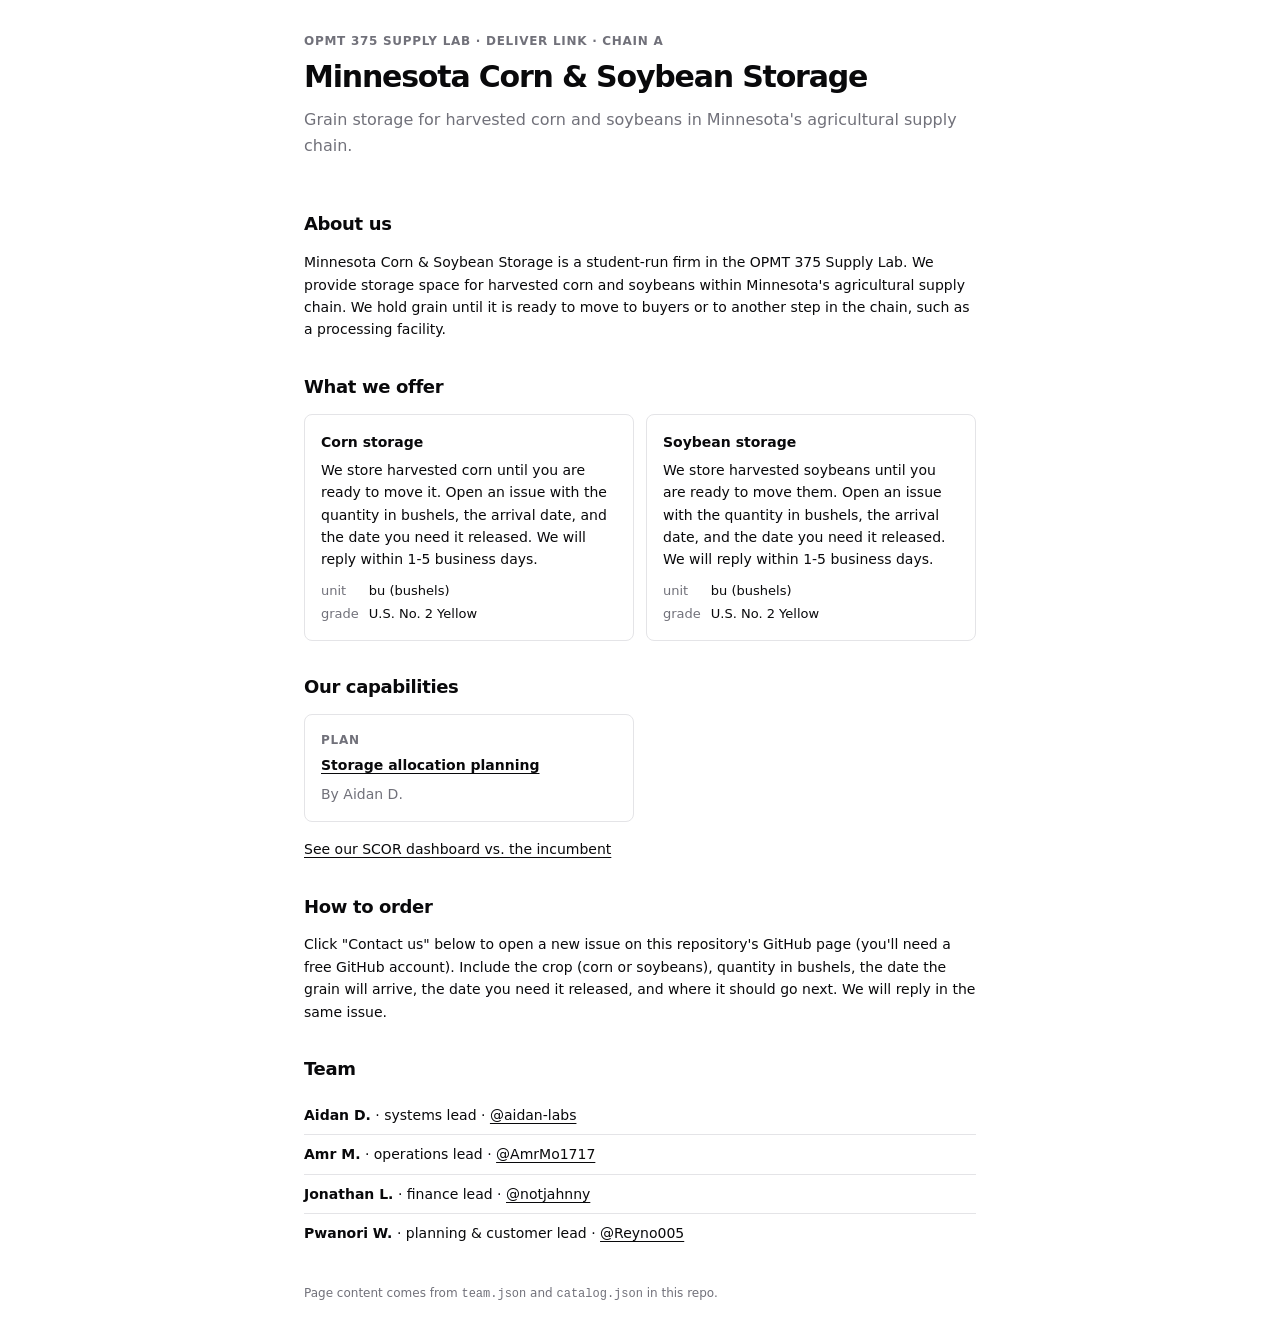
<file: index.html>
<!doctype html>
<html lang="en">
  <head>
    <meta charset="utf-8" />
    <meta name="viewport" content="width=device-width, initial-scale=1" />
    <title>Storefront</title>
    <link rel="stylesheet" href="style.css" />
  </head>
  <body>
    <header>
      <div class="wrap">
        <p class="eyebrow" id="eyebrow">OPMT 375 Supply Lab</p>
        <h1 id="name">Loading…</h1>
        <p class="tagline" id="tagline"></p>
      </div>
    </header>
    <main class="wrap">
      <section>
        <h2>About us</h2>
        <p id="about"></p>
      </section>
      <section>
        <h2>What we offer</h2>
        <div id="catalog" class="cards"></div>
      </section>
      <section>
        <h2>Our capabilities</h2>
        <div id="capabilities" class="cards"></div>
        <p class="links">
          <a href="dashboard/" target="_blank" rel="noopener noreferrer"
            >See our SCOR dashboard vs. the incumbent</a
          >
        </p>
      </section>
      <section>
        <h2>How to order</h2>
        <p id="how"></p>
        <p><a id="contact" class="button" href="#">Contact us</a></p>
      </section>
      <section>
        <h2>Team</h2>
        <ul id="members" class="members"></ul>
      </section>
      <p class="err" id="err"></p>
    </main>
    <footer class="wrap small">
      Page content comes from <code>team.json</code> and
      <code>catalog.json</code> in this repo.
    </footer>
    <script src="app.js"></script>
  </body>
</html>
</file>
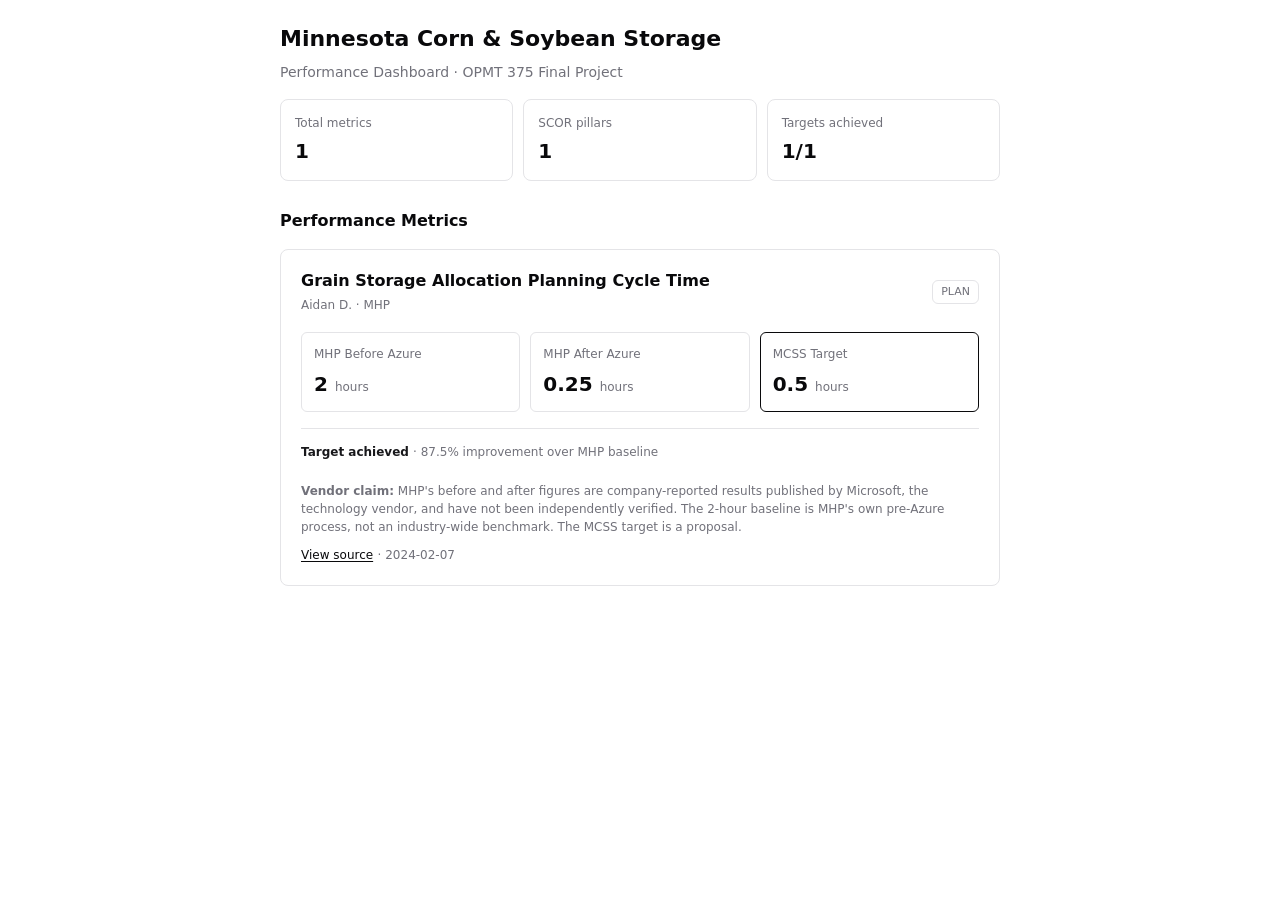
<file: dashboard/index.html>
<!doctype html>
<html lang="en">
  <head>
    <meta charset="utf-8" />
    <meta name="viewport" content="width=device-width, initial-scale=1" />
    <title>MCSS Performance Dashboard</title>

    <style>
      :root {
        --fg: #09090b;
        --muted: #71717a;
        --line: #e4e4e7;
        --bg: #fff;
        --bad: #dc2626;
        --good: #18181b;
      }

      * {
        box-sizing: border-box;
      }

      body {
        font:
          14px/1.5 system-ui,
          sans-serif;
        color: var(--fg);
        background: var(--bg);
        margin: 0;
        padding: 24px;
      }

      main {
        max-width: 720px;
        margin: 0 auto;
      }

      h1 {
        font-size: 22px;
        line-height: 1.35;
        margin: 0 0 8px;
      }

      h2 {
        font-size: 16px;
        margin: 0;
      }

      p {
        margin: 0;
        color: var(--muted);
      }

      .summary {
        display: grid;
        grid-template-columns: repeat(3, 1fr);
        gap: 10px;
        margin-top: 16px;
      }

      .card {
        border: 1px solid var(--line);
        border-radius: 8px;
        padding: 20px;
        margin-top: 16px;
      }

      .summary .card {
        margin-top: 0;
        padding: 14px;
      }

      .summary-label {
        font-size: 12px;
        color: var(--muted);
      }

      .summary-value {
        font-size: 20px;
        font-weight: 600;
        margin-top: 4px;
      }

      .section-title {
        margin-top: 28px;
      }

      .metric-title {
        font-size: 16px;
        font-weight: 600;
        line-height: 1.4;
      }

      .metric-meta {
        font-size: 12px;
        color: var(--muted);
        margin-top: 4px;
      }

      .row {
        display: flex;
        justify-content: space-between;
        align-items: center;
        gap: 12px;
        margin-bottom: 8px;
      }

      .pillar {
        flex-shrink: 0;
        border: 1px solid var(--line);
        border-radius: 6px;
        padding: 3px 8px;
        font-size: 11px;
        color: var(--muted);
      }

      .values {
        display: grid;
        grid-template-columns: repeat(3, 1fr);
        gap: 10px;
        margin-top: 18px;
      }

      .value {
        min-width: 0;
        border: 1px solid var(--line);
        border-radius: 6px;
        padding: 12px;
      }

      .value.target {
        border-color: var(--fg);
      }

      .value-label {
        font-size: 12px;
        color: var(--muted);
        margin-bottom: 6px;
      }

      .value-number {
        font-size: 20px;
        font-weight: 600;
        overflow-wrap: anywhere;
      }

      .value-unit {
        font-size: 12px;
        color: var(--muted);
        font-weight: 400;
      }

      .metric-footer {
        display: flex;
        justify-content: space-between;
        align-items: center;
        flex-wrap: wrap;
        gap: 8px;
        margin-top: 16px;
        padding-top: 12px;
        border-top: 1px solid var(--line);
      }

      .status {
        font-size: 12px;
        color: var(--muted);
      }

      .status.achieved {
        color: var(--good);
        font-weight: 600;
      }

      .status.not-achieved {
        color: var(--bad);
        font-weight: 600;
      }

      .source-link {
        color: var(--fg);
        font-size: 12px;
        text-decoration: underline;
        text-underline-offset: 2px;
      }

      .vendor-note {
        margin-top: 12px;
        font-size: 12px;
        color: var(--muted);
      }

      .source-date {
        color: var(--muted);
        font-size: 12px;
      }

      .message {
        color: var(--muted);
        font-size: 13px;
      }

      .warning {
        color: var(--bad);
        margin-top: 8px;
      }

      @media (max-width: 480px) {
        body {
          padding: 16px;
        }

        .summary {
          grid-template-columns: 1fr;
        }

        .card {
          padding: 16px;
        }

        .values {
          gap: 6px;
        }

        .value {
          padding: 9px;
        }

        .value-number {
          font-size: 17px;
        }
      }
    </style>
  </head>

  <body>
    <main>
      <h1>Minnesota Corn & Soybean Storage</h1>
      <p>Performance Dashboard · OPMT 375 Final Project</p>

      <div class="summary">
        <div class="card">
          <div class="summary-label">Total metrics</div>
          <div class="summary-value" id="metric-count">—</div>
        </div>

        <div class="card">
          <div class="summary-label">SCOR pillars</div>
          <div class="summary-value" id="pillar-count">—</div>
        </div>

        <div class="card">
          <div class="summary-label">Targets achieved</div>
          <div class="summary-value" id="targets-achieved">—</div>
        </div>
      </div>

      <h2 class="section-title">Performance Metrics</h2>

      <div id="metrics">
        <div class="card message">Loading dashboard data...</div>
      </div>
    </main>

    <script>
      const CSV_PATH = "./metrics.csv";

      function parseCSV(text) {
        const rows = [];
        let row = [];
        let field = "";
        let insideQuotes = false;

        for (let i = 0; i < text.length; i++) {
          const char = text[i];
          const next = text[i + 1];

          if (char === '"' && insideQuotes && next === '"') {
            field += '"';
            i++;
          } else if (char === '"') {
            insideQuotes = !insideQuotes;
          } else if (char === "," && !insideQuotes) {
            row.push(field.trim());
            field = "";
          } else if ((char === "\n" || char === "\r") && !insideQuotes) {
            if (char === "\r" && next === "\n") i++;

            row.push(field.trim());

            if (row.some((cell) => cell !== "")) {
              rows.push(row);
            }

            row = [];
            field = "";
          } else {
            field += char;
          }
        }

        row.push(field.trim());

        if (row.some((cell) => cell !== "")) {
          rows.push(row);
        }

        if (rows.length < 2) return [];

        const headers = rows[0].map((header) =>
          header.replace(/^\uFEFF/, "").trim(),
        );

        return rows.slice(1).map((values) => {
          const record = {};

          headers.forEach((header, index) => {
            record[header] = values[index] ?? "";
          });

          return record;
        });
      }

      function escapeHTML(value) {
        return String(value ?? "").replace(
          /[&<>"']/g,
          (char) =>
            ({
              "&": "&amp;",
              "<": "&lt;",
              ">": "&gt;",
              '"': "&quot;",
              "'": "&#39;",
            })[char],
        );
      }

      function isValidNumber(value) {
        return value !== "" && Number.isFinite(Number(value));
      }

      function formatNumber(value) {
        if (!isValidNumber(value)) {
          return escapeHTML(value || "—");
        }

        const number = Number(value);

        return Number.isInteger(number)
          ? number.toLocaleString()
          : number.toLocaleString(undefined, {
              maximumFractionDigits: 2,
            });
      }

      // PLAN metric display
      function renderPLAN(metric) {
        const status = getStatus(metric);
        const improvement = getImprovement(metric);
        const unit = escapeHTML(metric.unit || "");
        const sourceURL = metric.source_url || "";

        const sourceLink = /^https?:\/\//i.test(sourceURL)
          ? `<a class="source-link"
               href="${escapeHTML(sourceURL)}"
               target="_blank"
               rel="noopener noreferrer">View source</a>`
          : `<span class="source-date">Source not provided</span>`;

        return `
          <div class="card">
            <div class="row">
              <div>
                <div class="metric-title">
                  ${escapeHTML(metric.metric || "Untitled metric")}
                </div>
                <div class="metric-meta">
                  ${escapeHTML(metric.owner || "")}
                  ${
                    metric.real_company
                      ? " · " + escapeHTML(metric.real_company)
                      : ""
                  }
                </div>
              </div>

              <span class="pillar">PLAN</span>
            </div>

            <div class="values">
              <div class="value">
                <div class="value-label">MHP Before Azure</div>
                <div class="value-number">
                  ${formatNumber(metric.incumbent_value)}
                  <span class="value-unit">${unit}</span>
                </div>
              </div>

              <div class="value">
                <div class="value-label">MHP After Azure</div>
                <div class="value-number">
                  ${formatNumber(metric.our_value)}
                  <span class="value-unit">${unit}</span>
                </div>
              </div>

              <div class="value target">
                <div class="value-label">MCSS Target</div>
                <div class="value-number">
                  ${formatNumber(metric.target)}
                  <span class="value-unit">${unit}</span>
                </div>
              </div>
            </div>

            <div class="metric-footer">
              <div>
                <span class="status ${status.className}">
                  ${status.label}
                </span>

                ${
                  improvement !== null
                    ? `<span class="status">
                        · ${improvement.toFixed(1)}% improvement over MHP baseline
                      </span>`
                    : ""
                }
              </div>

              <p class="vendor-note">
                <strong>Vendor claim:</strong> MHP's before and after figures
                are company-reported results published by Microsoft, the
                technology vendor, and have not been independently verified.
                The 2-hour baseline is MHP's own pre-Azure process, not an
                industry-wide benchmark. The MCSS target is a proposal.
              </p>

              <div>
                ${sourceLink}
                ${
                  metric.as_of
                    ? `<span class="source-date">
                        · ${escapeHTML(metric.as_of)}
                      </span>`
                    : ""
                }
              </div>
            </div>
          </div>
        `;
      }

      // Add additional pillar-specific functions as teammates complete them
      function renderMetric(metric) {
        const pillar = (metric.pillar || "").trim().toUpperCase();

        if (pillar === "PLAN") {
          return renderPLAN(metric);
        } else if (pillar === "SOURCE") {
          // return renderSOURCE(metric);
        } else if (pillar === "MAKE") {
          // return renderMAKE(metric);
        } else if (pillar === "DELIVER") {
          // return renderDELIVER(metric);
        } else if (pillar === "RETURN") {
          // return renderRETURN(metric);
        } else {
          return `
            <div class="card">
              <div class="row">
                <strong>
                  ${escapeHTML(metric.metric || "Untitled metric")}
                </strong>
                <span class="pillar">
                  ${escapeHTML(pillar || "OTHER")}
                </span>
              </div>
              <p class="message">
                A display for this pillar has not been added yet.
              </p>
            </div>
          `;
        }
      }

      function getStatus(metric) {
        if (!isValidNumber(metric.our_value) || !isValidNumber(metric.target)) {
          return {
            className: "",
            label: "Status unavailable",
          };
        }

        const lowerIsBetter = /time|cycle|cost|error|defect|delay|waste/i.test(
          metric.metric || "",
        );

        const achieved = lowerIsBetter
          ? Number(metric.our_value) <= Number(metric.target)
          : Number(metric.our_value) >= Number(metric.target);

        return achieved
          ? {
              className: "achieved",
              label: "Target achieved",
            }
          : {
              className: "not-achieved",
              label: "Target not achieved",
            };
      }

      function getImprovement(metric) {
        if (
          !isValidNumber(metric.incumbent_value) ||
          !isValidNumber(metric.our_value)
        ) {
          return null;
        }

        const baseline = Number(metric.incumbent_value);
        const current = Number(metric.our_value);

        if (baseline === 0) return null;

        const lowerIsBetter = /time|cycle|cost|error|defect|delay|waste/i.test(
          metric.metric || "",
        );

        const result = lowerIsBetter
          ? ((baseline - current) / Math.abs(baseline)) * 100
          : ((current - baseline) / Math.abs(baseline)) * 100;

        return Number.isFinite(result) ? result : null;
      }

      async function loadDashboard() {
        const container = document.getElementById("metrics");

        try {
          // ME (Aidan D.): Loads all team members performance metrics from the shared CSV file
          const response = await fetch(CSV_PATH, {
            cache: "no-store",
          });

          if (!response.ok) {
            throw new Error(`Could not load metrics.csv (${response.status})`);
          }

          const csvText = await response.text();
          const metrics = parseCSV(csvText);

          const validMetrics = metrics.filter(
            (metric) => metric.metric && metric.pillar,
          );

          const pillars = new Set(
            validMetrics.map((metric) => metric.pillar.trim().toUpperCase()),
          );

          const achievedCount = validMetrics.filter(
            (metric) => getStatus(metric).className === "achieved",
          ).length;

          document.getElementById("metric-count").textContent =
            validMetrics.length;

          document.getElementById("pillar-count").textContent = pillars.size;

          document.getElementById("targets-achieved").textContent =
            `${achievedCount}/${validMetrics.length}`;

          if (validMetrics.length === 0) {
            container.innerHTML = `
              <div class="card message">
                No valid metrics found in metrics.csv.
              </div>
            `;
            return;
          }

          // Every CSV row is rendered according to its SCOR pillar
          container.innerHTML = validMetrics.map(renderMetric).join("");
        } catch (error) {
          console.error("Dashboard loading error:", error);

          container.innerHTML = `
            <div class="card warning">
              Unable to load dashboard data. Confirm that metrics.csv
              is in the same folder as this page.
            </div>
          `;
        }
      }

      loadDashboard();
    </script>
  </body>
</html>
</file>
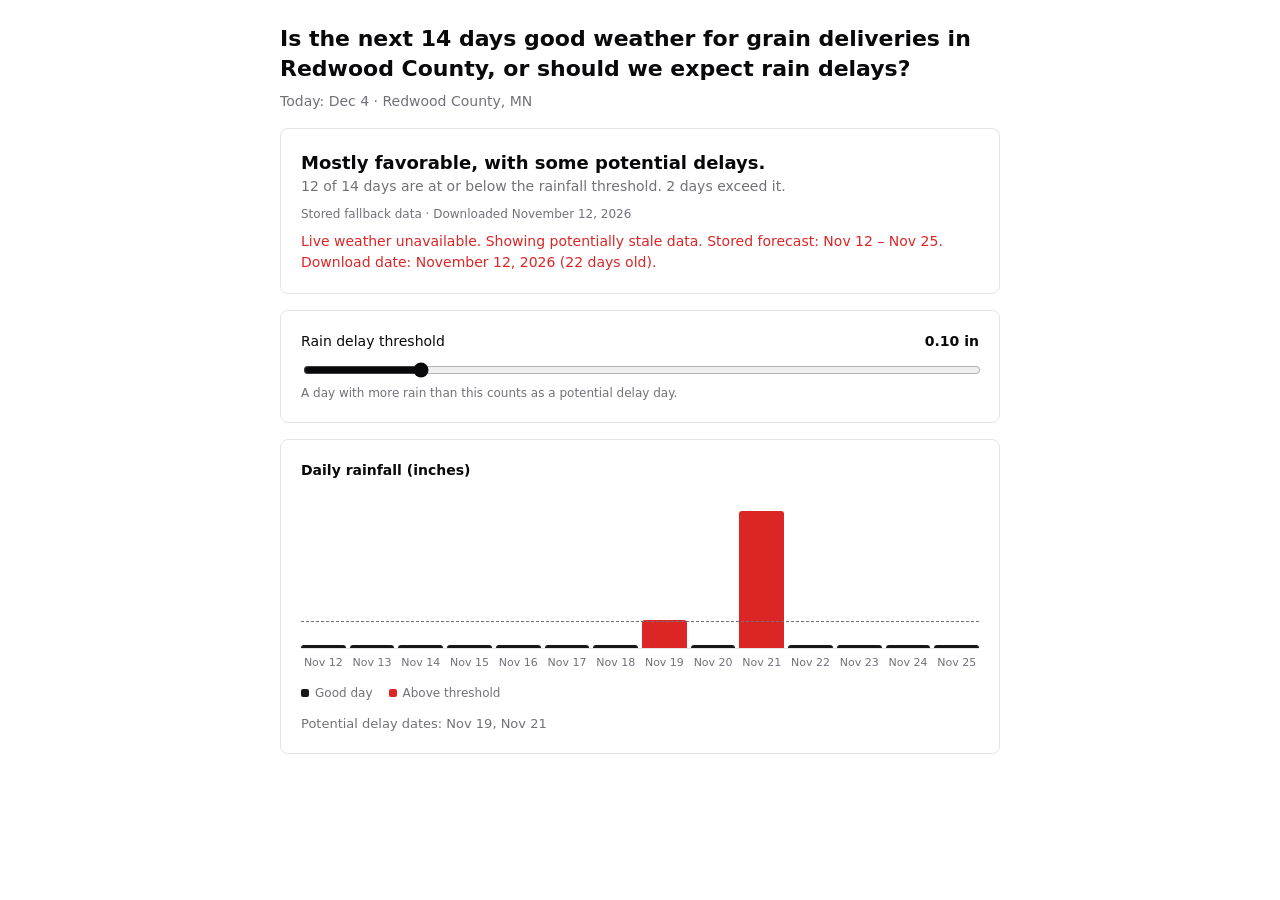
<file: students/aidan/index.html>
<!doctype html>
<html lang="en">
  <head>
    <meta charset="utf-8" />
    <meta name="viewport" content="width=device-width, initial-scale=1" />
    <title>Grain Delivery Forecast for Redwood County MN</title>
    <style>
      :root {
        --fg: #09090b;
        --muted: #71717a;
        --line: #e4e4e7;
        --bg: #fff;
        --bad: #dc2626;
        --good: #18181b;
      }

      * {
        box-sizing: border-box;
      }

      body {
        font:
          14px/1.5 system-ui,
          sans-serif;
        color: var(--fg);
        background: var(--bg);
        margin: 0;
        padding: 24px;
      }

      main {
        max-width: 720px;
        margin: 0 auto;
      }

      h1 {
        font-size: 22px;
        line-height: 1.35;
        margin: 0 0 8px;
      }
      p {
        margin: 0;
        color: var(--muted);
      }

      .card {
        border: 1px solid var(--line);
        border-radius: 8px;
        padding: 20px;
        margin-top: 16px;
      }

      .verdict {
        font-size: 18px;
        font-weight: 600;
      }
      .row {
        display: flex;
        justify-content: space-between;
        align-items: center;
        gap: 12px;
        margin-bottom: 8px;
      }

      .status {
        font-size: 12px;
        color: var(--muted);
        margin-top: 8px;
      }

      .warning {
        color: var(--bad);
        margin-top: 8px;
      }

      input[type="range"] {
        width: 100%;
        accent-color: var(--fg);
      }

      .chart {
        position: relative;
        display: flex;
        align-items: flex-end;
        gap: 4px;
        height: 160px;
        border-bottom: 1px solid var(--line);
        margin-top: 8px;
      }

      .col {
        flex: 1;
        display: flex;
        align-items: flex-end;
        height: 100%;
        min-width: 0;
      }

      .bar {
        width: 100%;
        min-height: 2px;
        background: var(--good);
        border-radius: 3px 3px 0 0;
      }

      .bar.over {
        background: var(--bad);
      }

      .line {
        position: absolute;
        left: 0;
        right: 0;
        border-top: 1px dashed var(--muted);
        pointer-events: none;
      }

      .labels {
        display: flex;
        gap: 4px;
        margin-top: 6px;
        text-align: center;
        font-size: 11px;
        color: var(--muted);
      }

      .labels div {
        flex: 1;
        min-width: 0;
      }

      .legend {
        display: flex;
        gap: 16px;
        margin-top: 12px;
        font-size: 12px;
        color: var(--muted);
      }

      .dot {
        display: inline-block;
        width: 8px;
        height: 8px;
        border-radius: 2px;
        margin-right: 6px;
      }

      .delay-list {
        margin-top: 12px;
        color: var(--muted);
        font-size: 13px;
      }

      button {
        border: 1px solid var(--line);
        background: white;
        color: var(--fg);
        border-radius: 6px;
        padding: 6px 10px;
        cursor: pointer;
        font: inherit;
      }

      button:hover {
        background: #f4f4f5;
      }

      @media (max-width: 480px) {
        body {
          padding: 16px;
        }
        .card {
          padding: 16px;
        }
        .chart {
          gap: 2px;
        }
        .labels {
          font-size: 9px;
        }
      }
    </style>
  </head>

  <body>
    <main>
      <h1>
        Is the next 14 days good weather for grain deliveries in Redwood County,
        or should we expect rain delays?
      </h1>
      <p id="today"></p>

      <div class="card">
        <div class="verdict" id="verdict">Loading forecast...</div>
        <p id="detail"></p>
        <p class="status" id="status">Connecting to Open-Meteo...</p>
        <p class="warning" id="warning" hidden></p>
      </div>

      <div class="card">
        <div class="row">
          <label for="t">Rain delay threshold</label>
          <strong id="tval">0.10 in</strong>
        </div>
        <input id="t" type="range" min="0" max="0.6" step="0.01" value="0.10" />
        <p style="font-size: 12px">
          A day with more rain than this counts as a potential delay day.
        </p>
      </div>

      <div class="card">
        <div class="row"><strong>Daily rainfall (inches)</strong></div>
        <div class="chart" id="chart"></div>
        <div class="labels" id="labels"></div>
        <div class="legend">
          <span
            ><span class="dot" style="background: var(--good)"></span>Good
            day</span
          >
          <span
            ><span class="dot" style="background: var(--bad)"></span>Above
            threshold</span
          >
        </div>
        <div class="delay-list" id="delays"></div>
      </div>
    </main>

    <script>
      const API =
        "https://api.open-meteo.com/v1/forecast?latitude=44.54&longitude=-95.12&daily=precipitation_sum,temperature_2m_max,temperature_2m_min&forecast_days=14&timezone=America%2FChicago&precipitation_unit=inch&temperature_unit=fahrenheit";

      const TIME_ZONE = "America/Chicago";
      const DOWNLOAD_DATE = "2026-11-12";
      const CHART_TOP = 0.6;

      const slider = document.getElementById("t");

      // ME: Stores the weather data while the page is running
      let weather = null;

      function todayInCentral() {
        return new Intl.DateTimeFormat("en-CA", {
          timeZone: TIME_ZONE,
          year: "numeric",
          month: "2-digit",
          day: "2-digit",
        }).format(new Date());
      }

      function formatDate(day) {
        return new Date(day + "T12:00:00").toLocaleDateString("en-US", {
          timeZone: TIME_ZONE,
          month: "short",
          day: "numeric",
        });
      }

      function validate(data) {
        const d = data?.daily;

        if (
          !d ||
          !Array.isArray(d.time) ||
          !Array.isArray(d.precipitation_sum) ||
          !Array.isArray(d.temperature_2m_max) ||
          !Array.isArray(d.temperature_2m_min)
        ) {
          throw new Error("Missing daily weather fields.");
        }

        const length = d.time.length;

        if (
          length !== 14 ||
          d.precipitation_sum.length !== length ||
          d.temperature_2m_max.length !== length ||
          d.temperature_2m_min.length !== length
        ) {
          throw new Error("Weather data must contain 14 matching days.");
        }

        for (let i = 0; i < length; i++) {
          if (
            !/^\d{4}-\d{2}-\d{2}$/.test(d.time[i]) ||
            !Number.isFinite(d.precipitation_sum[i]) ||
            d.precipitation_sum[i] < 0 ||
            !Number.isFinite(d.temperature_2m_max[i]) ||
            !Number.isFinite(d.temperature_2m_min[i])
          ) {
            throw new Error("Weather data contains invalid values.");
          }
        }

        return d;
      }

      async function loadWeather() {
        document.getElementById("today").textContent =
          "Today: " + formatDate(todayInCentral()) + " · Redwood County, MN";

        try {
          // ME: Gets the weather data from the weather API
          const response = await fetch(API);

          if (!response.ok) throw new Error("API request failed.");

          const data = await response.json();
          weather = validate(data);

          document.getElementById("status").textContent =
            "Live forecast · Retrieved " +
            new Date().toLocaleTimeString("en-US", {
              timeZone: TIME_ZONE,
              hour: "numeric",
              minute: "2-digit",
            }) +
            " Central Time";

          draw();
        } catch (error) {
          try {
            const response = await fetch("./weather.json");

            if (!response.ok) throw new Error("Fallback file unavailable.");

            const data = await response.json();
            weather = validate(data);

            const first = weather.time[0];
            const last = weather.time[weather.time.length - 1];
            const age = Math.max(
              0,
              Math.floor(
                (Date.parse(todayInCentral() + "T12:00:00Z") -
                  Date.parse(DOWNLOAD_DATE + "T12:00:00Z")) /
                  86400000,
              ),
            );

            document.getElementById("status").textContent =
              "Stored fallback data · Downloaded November 12, 2026";

            document.getElementById("warning").hidden = false;
            document.getElementById("warning").textContent =
              `Live weather unavailable. Showing potentially stale data. ` +
              `Stored forecast: ${formatDate(first)} – ${formatDate(last)}. ` +
              `Download date: November 12, 2026 (${age} days old).`;

            draw();
          } catch (fallbackError) {
            document.getElementById("verdict").textContent =
              "Forecast unavailable.";
            document.getElementById("detail").textContent =
              "Neither live weather nor stored weather data could be loaded. " +
              "Check your connection and try again.";
            document.getElementById("status").textContent =
              "Unable to load weather data.";
            document.getElementById("warning").hidden = false;
            document.getElementById("warning").textContent =
              "No forecast is being displayed. No sample data was substituted.";
          }
        }
      }

      // ME: Uses the weather data to count rain delay days and update the chart
      function draw() {
        if (!weather) return;

        const limit = Number(slider.value);
        const d = weather;

        document.getElementById("tval").textContent = limit.toFixed(2) + " in";

        const bad = d.precipitation_sum.map((p) => p > limit);
        const delays = bad.filter(Boolean).length;
        const good = d.time.length - delays;

        const chart = document.getElementById("chart");

        chart.innerHTML =
          d.precipitation_sum
            .map(
              (p, i) => `
          <div class="col" title="${d.time[i]}: ${p.toFixed(3)} in · Low: ${d.temperature_2m_min[i]}°F · High: ${d.temperature_2m_max[i]}°F">
            <div class="bar ${bad[i] ? "over" : ""}"
              style="height:${Math.max(2, Math.min(p / CHART_TOP, 1) * 100)}%">
            </div>
          </div>
        `,
            )
            .join("") +
          `<div class="line" style="bottom:${Math.min(limit / CHART_TOP, 1) * 100}%"></div>`;

        document.getElementById("labels").innerHTML = d.time
          .map(
            (day) => `
          <div>${formatDate(day)}</div>
        `,
          )
          .join("");

        document.getElementById("verdict").textContent =
          delays === 0
            ? "Favorable delivery weather expected."
            : delays <= 2
              ? "Mostly favorable, with some potential delays."
              : "Expect several potential rain delays.";

        document.getElementById("detail").textContent =
          `${good} of 14 days are at or below the rainfall threshold. ` +
          `${delays} ${delays === 1 ? "day exceeds" : "days exceed"} it.`;

        const delayDates = d.time.filter((day, i) => bad[i]);

        document.getElementById("delays").textContent =
          delays === 0
            ? "No days currently exceed the selected threshold."
            : "Potential delay dates: " + delayDates.map(formatDate).join(", ");
      }

      slider.addEventListener("input", draw);
      loadWeather();
    </script>
  </body>
</html>
</file>
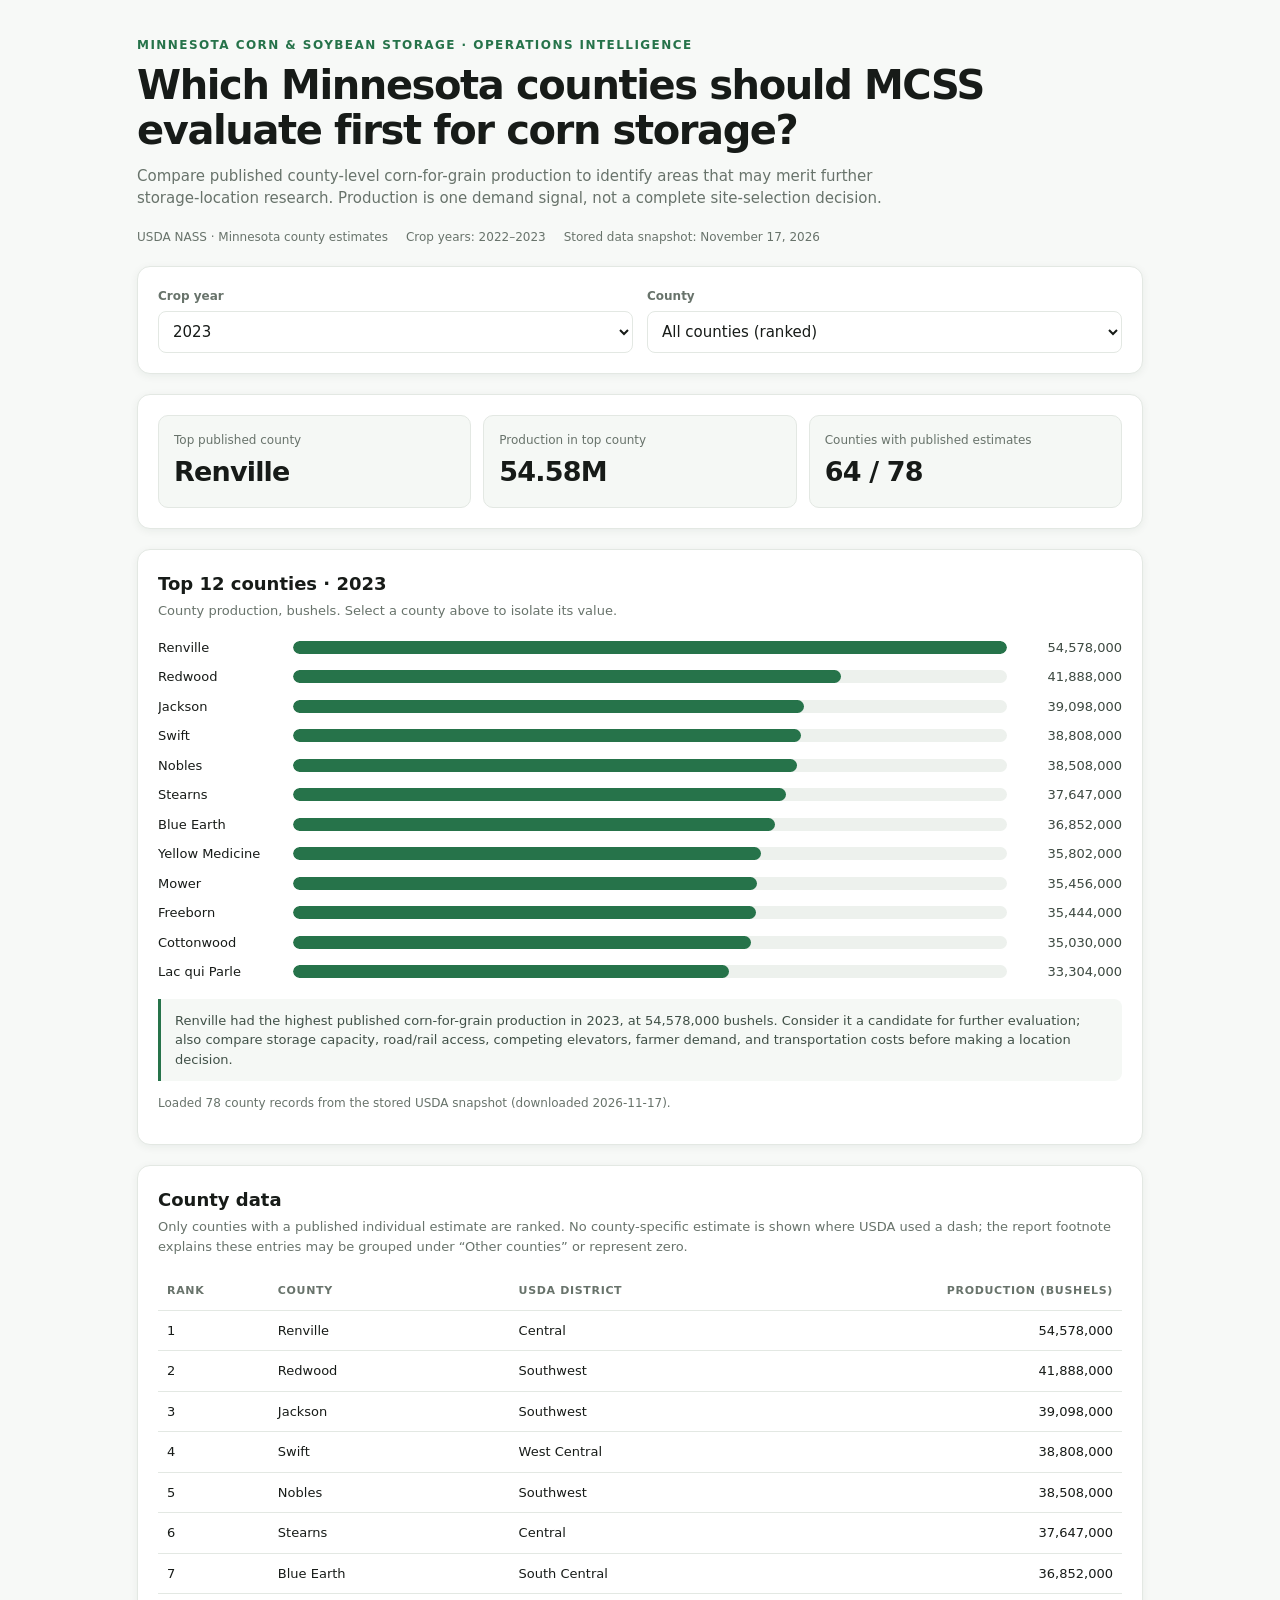
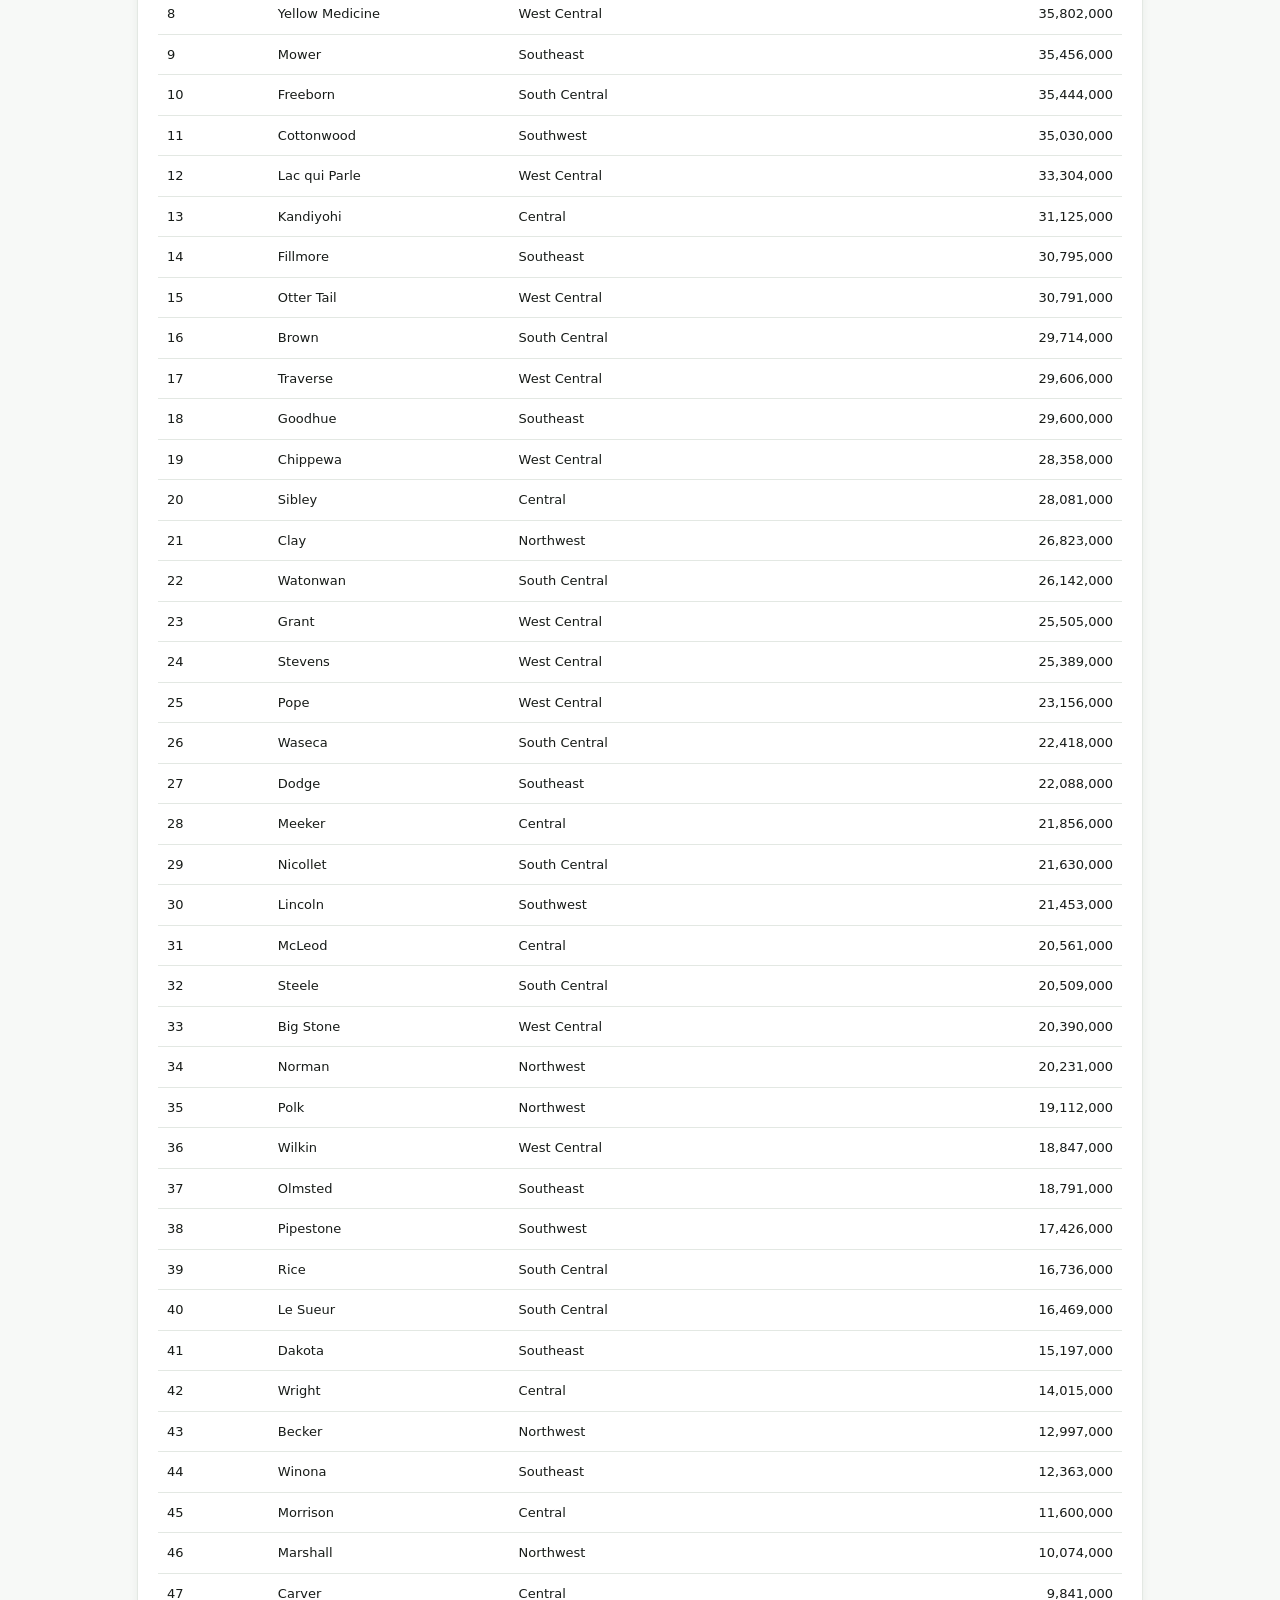
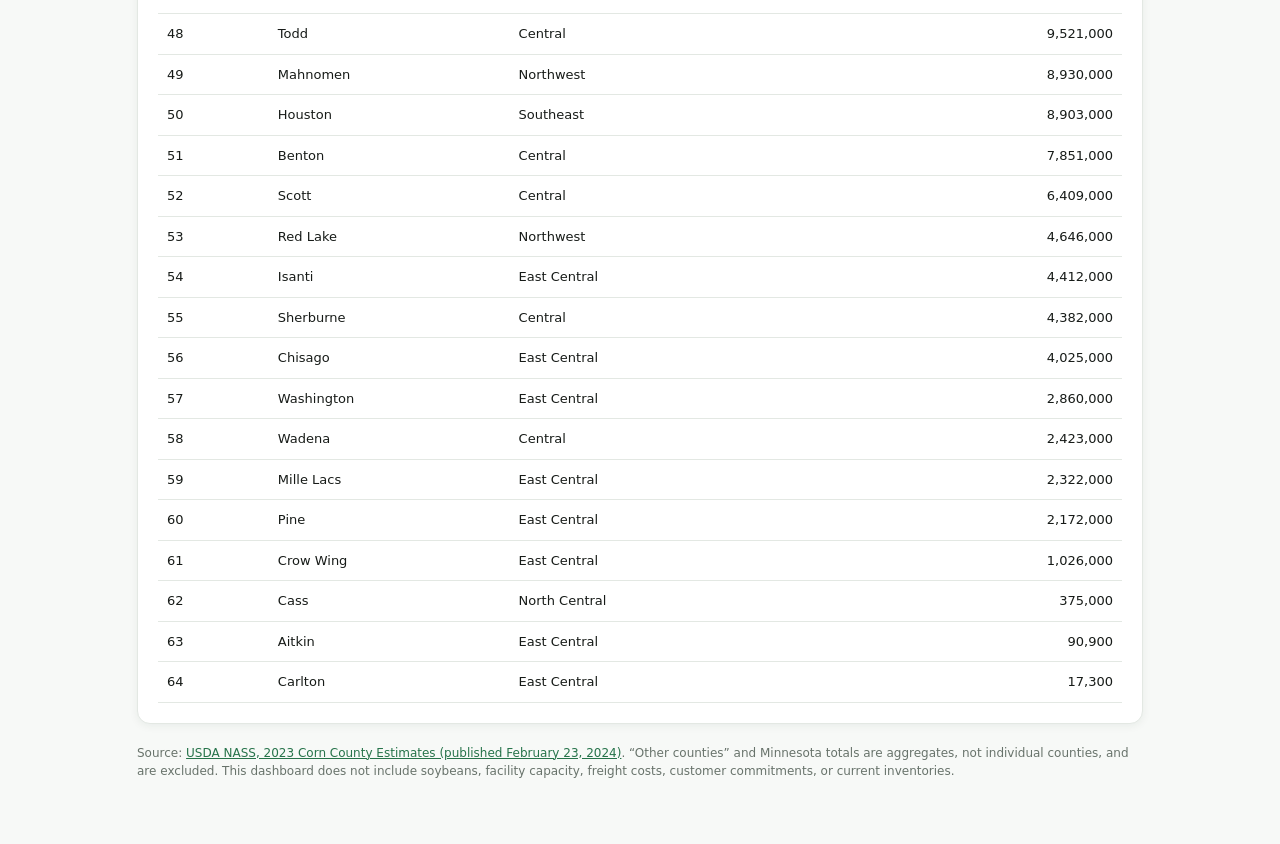
<file: students/amr/index.html>
<!doctype html>
<html lang="en">
  <head>
    <meta charset="utf-8" />
    <meta name="viewport" content="width=device-width, initial-scale=1" />
    <title>MCSS | Minnesota Corn Production</title>
    <!-- Source: USDA NASS, Minnesota Ag News – 2023 Corn County Estimates.
       https://www.nass.usda.gov/Statistics_by_State/Minnesota/Publications/County_Estimates/2024/MN-CtyEst-Corn-02-24.pdf
       Report published February 23, 2024. Data file downloaded November 17, 2026. -->
    <style>
      :root {
        color-scheme: light;
        --ink: #171b18;
        --muted: #68736b;
        --line: #e3e8e3;
        --paper: #fff;
        --soft: #f5f8f5;
        --green: #26734a;
        --green2: #dcefe2;
        --amber: #a46718;
      }
      * {
        box-sizing: border-box;
      }
      body {
        margin: 0;
        background: #f7f9f7;
        color: var(--ink);
        font:
          15px/1.5 system-ui,
          -apple-system,
          Segoe UI,
          sans-serif;
      }
      main {
        max-width: 1050px;
        margin: 0 auto;
        padding: 36px 22px 52px;
      }
      .eyebrow {
        font-size: 12px;
        letter-spacing: 0.12em;
        font-weight: 700;
        color: var(--green);
        text-transform: uppercase;
        margin: 0 0 9px;
      }
      h1 {
        font-size: clamp(27px, 4vw, 40px);
        line-height: 1.12;
        margin: 0 0 12px;
        letter-spacing: -0.035em;
      }
      .intro {
        max-width: 760px;
        color: var(--muted);
        margin: 0;
      }
      .sourcebar {
        display: flex;
        flex-wrap: wrap;
        gap: 8px 18px;
        margin-top: 18px;
        font-size: 12px;
        color: var(--muted);
      }
      a {
        color: var(--green);
      }
      .panel {
        background: var(--paper);
        border: 1px solid var(--line);
        border-radius: 13px;
        padding: 20px;
        margin-top: 20px;
        box-shadow: 0 2px 8px #152d1810;
      }
      .filters {
        display: grid;
        grid-template-columns: 1fr 1fr;
        gap: 14px;
      }
      .field label {
        display: block;
        font-size: 12px;
        font-weight: 700;
        color: var(--muted);
        margin-bottom: 6px;
      }
      select {
        width: 100%;
        background: #fff;
        border: 1px solid var(--line);
        border-radius: 8px;
        padding: 10px;
        font: inherit;
        color: var(--ink);
      }
      .metrics {
        display: grid;
        grid-template-columns: repeat(3, 1fr);
        gap: 12px;
      }
      .metric {
        background: var(--soft);
        border: 1px solid var(--line);
        border-radius: 10px;
        padding: 15px;
      }
      .metric span {
        display: block;
        color: var(--muted);
        font-size: 12px;
      }
      .metric strong {
        display: block;
        font-size: clamp(20px, 3vw, 27px);
        letter-spacing: -0.03em;
        margin-top: 3px;
      }
      h2 {
        font-size: 18px;
        margin: 0 0 4px;
      }
      .sub {
        font-size: 13px;
        color: var(--muted);
        margin: 0 0 17px;
      }
      .chart {
        display: grid;
        gap: 10px;
      }
      .barrow {
        display: grid;
        grid-template-columns: 125px 1fr 105px;
        gap: 10px;
        align-items: center;
        font-size: 13px;
      }
      .county {
        overflow: hidden;
        text-overflow: ellipsis;
        white-space: nowrap;
      }
      .track {
        height: 13px;
        border-radius: 20px;
        background: #edf1ed;
        overflow: hidden;
      }
      .bar {
        height: 100%;
        border-radius: 20px;
        background: var(--green);
      }
      .value {
        text-align: right;
        font-variant-numeric: tabular-nums;
        color: #3d4941;
      }
      .callout {
        border-left: 3px solid var(--green);
        background: var(--soft);
        padding: 12px 14px;
        border-radius: 0 8px 8px 0;
        color: #405047;
        font-size: 13px;
        margin-top: 17px;
      }
      .tablewrap {
        overflow-x: auto;
      }
      table {
        border-collapse: collapse;
        width: 100%;
        font-size: 13px;
      }
      th,
      td {
        padding: 10px 9px;
        border-bottom: 1px solid var(--line);
        text-align: left;
        white-space: nowrap;
      }
      th {
        color: var(--muted);
        font-size: 11px;
        text-transform: uppercase;
        letter-spacing: 0.06em;
      }
      td.num {
        text-align: right;
        font-variant-numeric: tabular-nums;
      }
      .status {
        font-size: 12px;
        color: var(--muted);
        margin-top: 13px;
      }
      .warning {
        color: var(--amber);
      }
      .hidden {
        display: none;
      }
      .foot {
        font-size: 12px;
        color: var(--muted);
        margin-top: 20px;
      }
      @media (max-width: 650px) {
        main {
          padding: 26px 14px 40px;
        }
        .filters,
        .metrics {
          grid-template-columns: 1fr;
        }
        .barrow {
          grid-template-columns: 95px 1fr 86px;
          gap: 7px;
          font-size: 12px;
        }
        .panel {
          padding: 15px;
        }
      }
    </style>
  </head>
  <body>
    <main>
      <p class="eyebrow">
        Minnesota Corn &amp; Soybean Storage · Operations intelligence
      </p>
      <h1>
        Which Minnesota counties should MCSS evaluate first for corn storage?
      </h1>
      <p class="intro">
        Compare published county-level corn-for-grain production to identify
        areas that may merit further storage-location research. Production is
        one demand signal, not a complete site-selection decision.
      </p>
      <div class="sourcebar">
        <span>USDA NASS · Minnesota county estimates</span
        ><span>Crop years: 2022–2023</span
        ><span>Stored data snapshot: November 17, 2026</span>
      </div>

      <section class="panel">
        <div class="filters">
          <div class="field">
            <label for="year">Crop year</label
            ><select id="year">
              <option value="2023">2023</option>
              <option value="2022">2022</option>
            </select>
          </div>
          <div class="field">
            <label for="county">County</label
            ><select id="county">
              <option value="all">All counties (ranked)</option>
            </select>
          </div>
        </div>
      </section>

      <section class="panel">
        <div class="metrics">
          <div class="metric">
            <span>Top published county</span><strong id="topCounty">—</strong>
          </div>
          <div class="metric">
            <span>Production in top county</span
            ><strong id="topValue">—</strong>
          </div>
          <div class="metric">
            <span>Counties with published estimates</span
            ><strong id="countyCount">—</strong>
          </div>
        </div>
      </section>

      <section class="panel">
        <h2 id="chartTitle">Top counties by corn production</h2>
        <p class="sub">
          County production, bushels. Select a county above to isolate its
          value.
        </p>
        <div id="chart" class="chart" aria-live="polite"></div>
        <p id="interpretation" class="callout"></p>
        <p id="status" class="status">Loading stored USDA data…</p>
        <p id="error" class="status warning hidden"></p>
      </section>

      <section class="panel">
        <h2>County data</h2>
        <p class="sub">
          Only counties with a published individual estimate are ranked. No
          county-specific estimate is shown where USDA used a dash; the report
          footnote explains these entries may be grouped under “Other counties”
          or represent zero.
        </p>
        <div class="tablewrap">
          <table>
            <thead>
              <tr>
                <th>Rank</th>
                <th>County</th>
                <th>USDA district</th>
                <th style="text-align: right">Production (bushels)</th>
              </tr>
            </thead>
            <tbody id="rows"></tbody>
          </table>
        </div>
      </section>
      <p class="foot">
        Source:
        <a
          href="https://www.nass.usda.gov/Statistics_by_State/Minnesota/Publications/County_Estimates/2024/MN-CtyEst-Corn-02-24.pdf"
          target="_blank"
          rel="noreferrer"
          >USDA NASS, 2023 Corn County Estimates (published February 23,
          2024)</a
        >. “Other counties” and Minnesota totals are aggregates, not individual
        counties, and are excluded. This dashboard does not include soybeans,
        facility capacity, freight costs, customer commitments, or current
        inventories.
      </p>
    </main>
    <script>
      const DATA_FILE = "./corn-production.json";
      const number = new Intl.NumberFormat("en-US");
      let productionData = null;

      // ME: This is where the page brings in the saved USDA data file from this folder.
      async function loadData() {
        try {
          const response = await fetch(DATA_FILE);
          if (!response.ok)
            throw new Error(
              `Could not load corn-production.json (${response.status}).`,
            );
          const incoming = await response.json();
          if (
            !incoming ||
            !Array.isArray(incoming.records) ||
            incoming.records.length === 0
          ) {
            throw new Error(
              "The saved data file is missing its county records.",
            );
          }
          for (const record of incoming.records) {
            if (
              typeof record.county !== "string" ||
              !record.county ||
              typeof record.district !== "string" ||
              ![record.production_2022, record.production_2023].every(
                (v) => v === null || (Number.isFinite(v) && v >= 0),
              )
            ) {
              throw new Error(
                "The data file contains an invalid county record.",
              );
            }
          }
          // ME: The downloaded JSON is kept here in memory while the webpage is open.
          productionData = incoming;
          populateCountyFilter();
          render();
          document.getElementById("status").textContent =
            `Loaded ${incoming.records.length} county records from the stored USDA snapshot (downloaded ${incoming.downloaded_on}).`;
        } catch (error) {
          document.getElementById("status").textContent =
            "The saved data could not be loaded.";
          document.getElementById("error").textContent =
            `${error.message} When testing locally, run this folder through VS Code Live Server or another local web server; browsers often block JSON fetches from file:// pages.`;
          document.getElementById("error").classList.remove("hidden");
        }
      }

      function populateCountyFilter() {
        const select = document.getElementById("county");
        const names = productionData.records
          .map((r) => r.county)
          .sort((a, b) => a.localeCompare(b));
        select.innerHTML =
          '<option value="all">All counties (ranked)</option>' +
          names
            .map(
              (name) =>
                `<option value="${escapeHtml(name)}">${escapeHtml(name)}</option>`,
            )
            .join("");
      }

      function escapeHtml(value) {
        return value.replace(
          /[&<>"']/g,
          (c) =>
            ({
              "&": "&amp;",
              "<": "&lt;",
              ">": "&gt;",
              '"': "&quot;",
              "'": "&#39;",
            })[c],
        );
      }

      // ME: This function changes the view by filtering to the selected year/county, sorting values, and drawing the chart and table.
      function render() {
        if (!productionData) return;
        const year = document.getElementById("year").value;
        const selectedCounty = document.getElementById("county").value;
        const field = `production_${year}`;
        const allPublished = productionData.records
          .filter((record) => record[field] !== null)
          .sort((a, b) => b[field] - a[field]);
        const visible =
          selectedCounty === "all"
            ? allPublished
            : allPublished.filter((record) => record.county === selectedCounty);
        const top = allPublished[0];

        document.getElementById("topCounty").textContent = top
          ? top.county
          : "—";
        document.getElementById("topValue").textContent = top
          ? `${(top[field] / 1e6).toFixed(2)}M`
          : "—";
        document.getElementById("countyCount").textContent =
          `${allPublished.length} / ${productionData.records.length}`;
        document.getElementById("chartTitle").textContent =
          selectedCounty === "all"
            ? `Top 12 counties · ${year}`
            : `${selectedCounty} · ${year}`;

        const chartRecords =
          selectedCounty === "all" ? visible.slice(0, 12) : visible;
        const max = Math.max(1, ...chartRecords.map((r) => r[field]));
        const chart = document.getElementById("chart");
        chart.innerHTML = chartRecords.length
          ? chartRecords
              .map(
                (record) => `
      <div class="barrow">
        <span class="county" title="${escapeHtml(record.county)}">${escapeHtml(record.county)}</span>
        <div class="track"><div class="bar" style="width:${((record[field] / max) * 100).toFixed(1)}%"></div></div>
        <span class="value">${number.format(record[field])}</span>
      </div>`,
              )
              .join("")
          : '<p class="status">No published estimate for this county in the selected year.</p>';

        const tableRows =
          selectedCounty === "all"
            ? visible
            : productionData.records.filter((r) => r.county === selectedCounty);
        document.getElementById("rows").innerHTML = tableRows
          .map((record) => {
            const rank =
              allPublished.findIndex((r) => r.county === record.county) + 1;
            const value =
              record[field] === null
                ? "No individual estimate"
                : number.format(record[field]);
            return `<tr><td>${record[field] === null ? "—" : rank}</td><td>${escapeHtml(record.county)}</td><td>${escapeHtml(record.district)}</td><td class="num">${value}</td></tr>`;
          })
          .join("");

        if (selectedCounty === "all" && top) {
          document.getElementById("interpretation").textContent =
            `${top.county} had the highest published corn-for-grain production in ${year}, at ${number.format(top[field])} bushels. Consider it a candidate for further evaluation; also compare storage capacity, road/rail access, competing elevators, farmer demand, and transportation costs before making a location decision.`;
        } else if (visible[0]) {
          const record = visible[0];
          document.getElementById("interpretation").textContent =
            `${record.county} reported ${number.format(record[field])} bushels of corn for grain in ${year}. This production figure is a useful demand indicator, not a measure of grain available to MCSS or a guarantee of storage demand.`;
        } else {
          document.getElementById("interpretation").textContent =
            `${selectedCounty} has no individual county estimate shown for ${year}. The USDA footnote says dash-marked entries may be grouped under “Other counties” or may represent zero; this page does not assume zero.`;
        }
      }

      document.getElementById("year").addEventListener("change", render);
      document.getElementById("county").addEventListener("change", render);
      loadData();
    </script>
  </body>
</html>
</file>
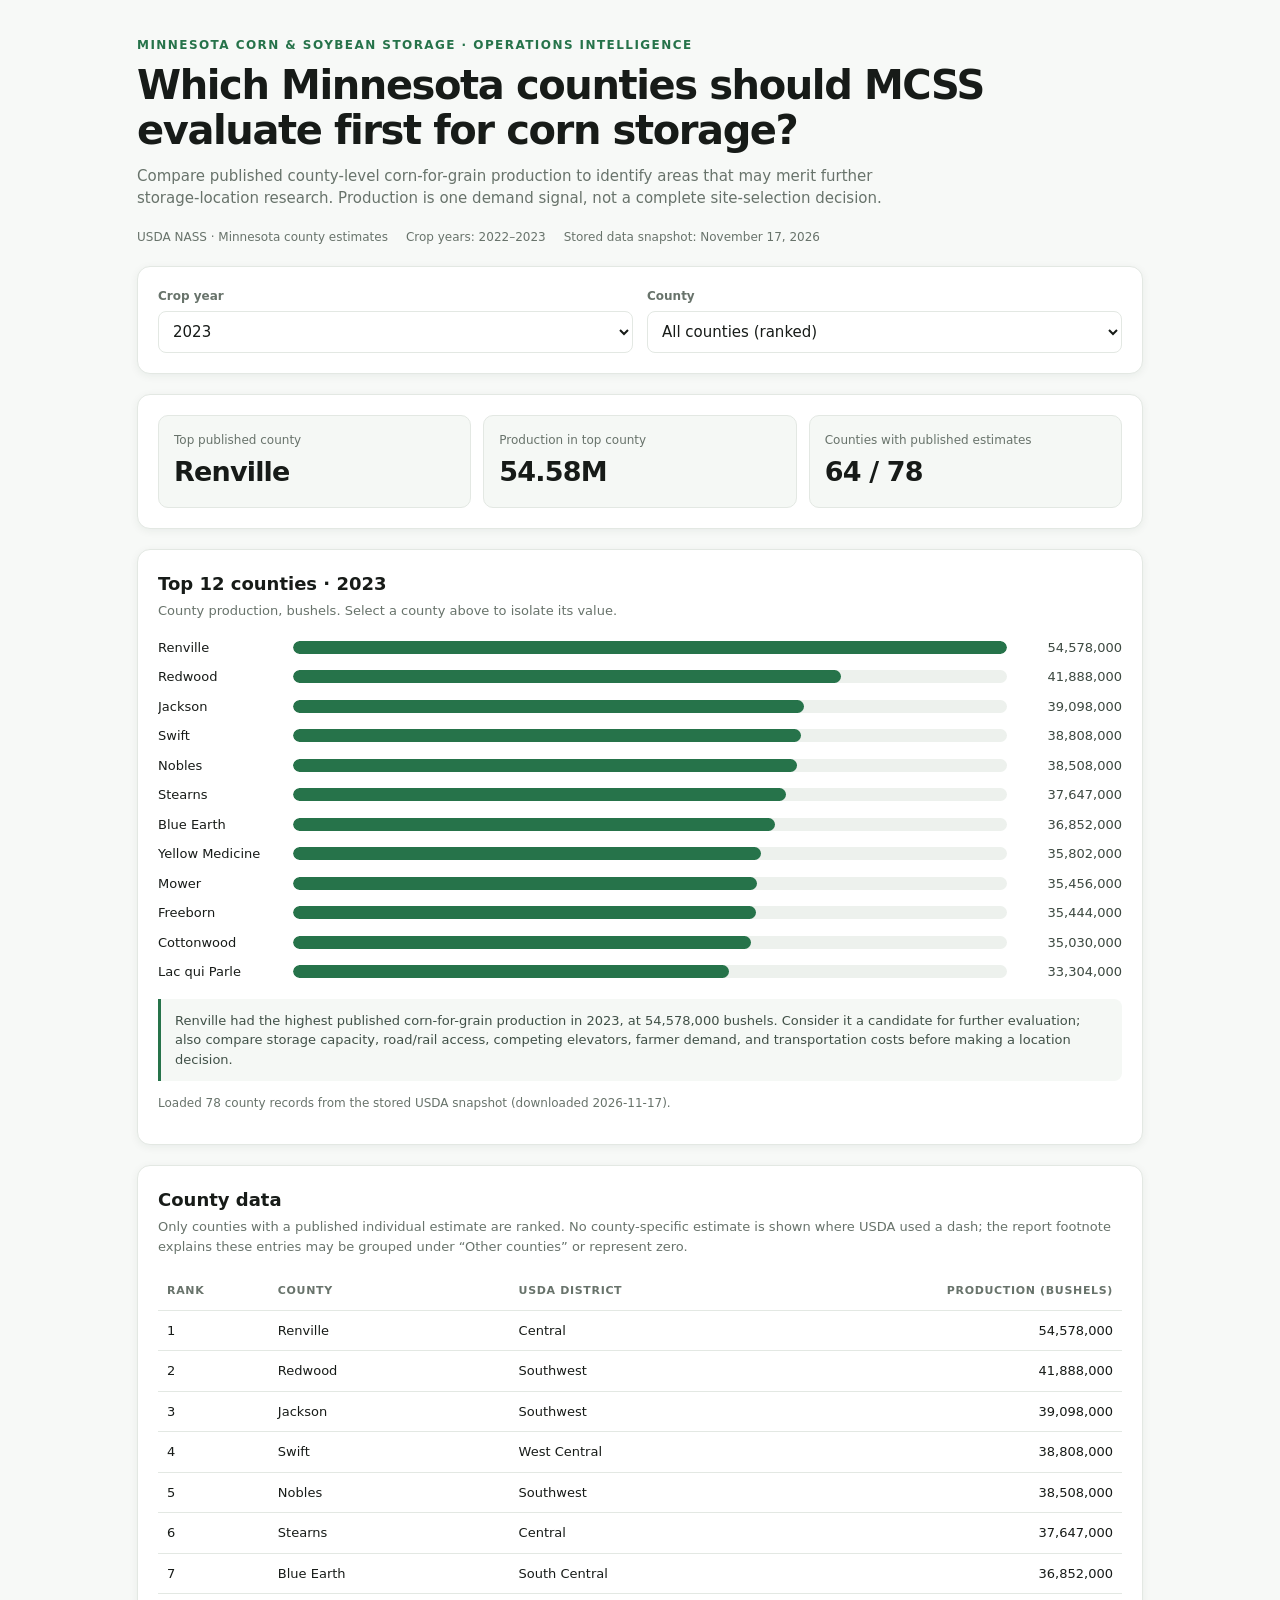
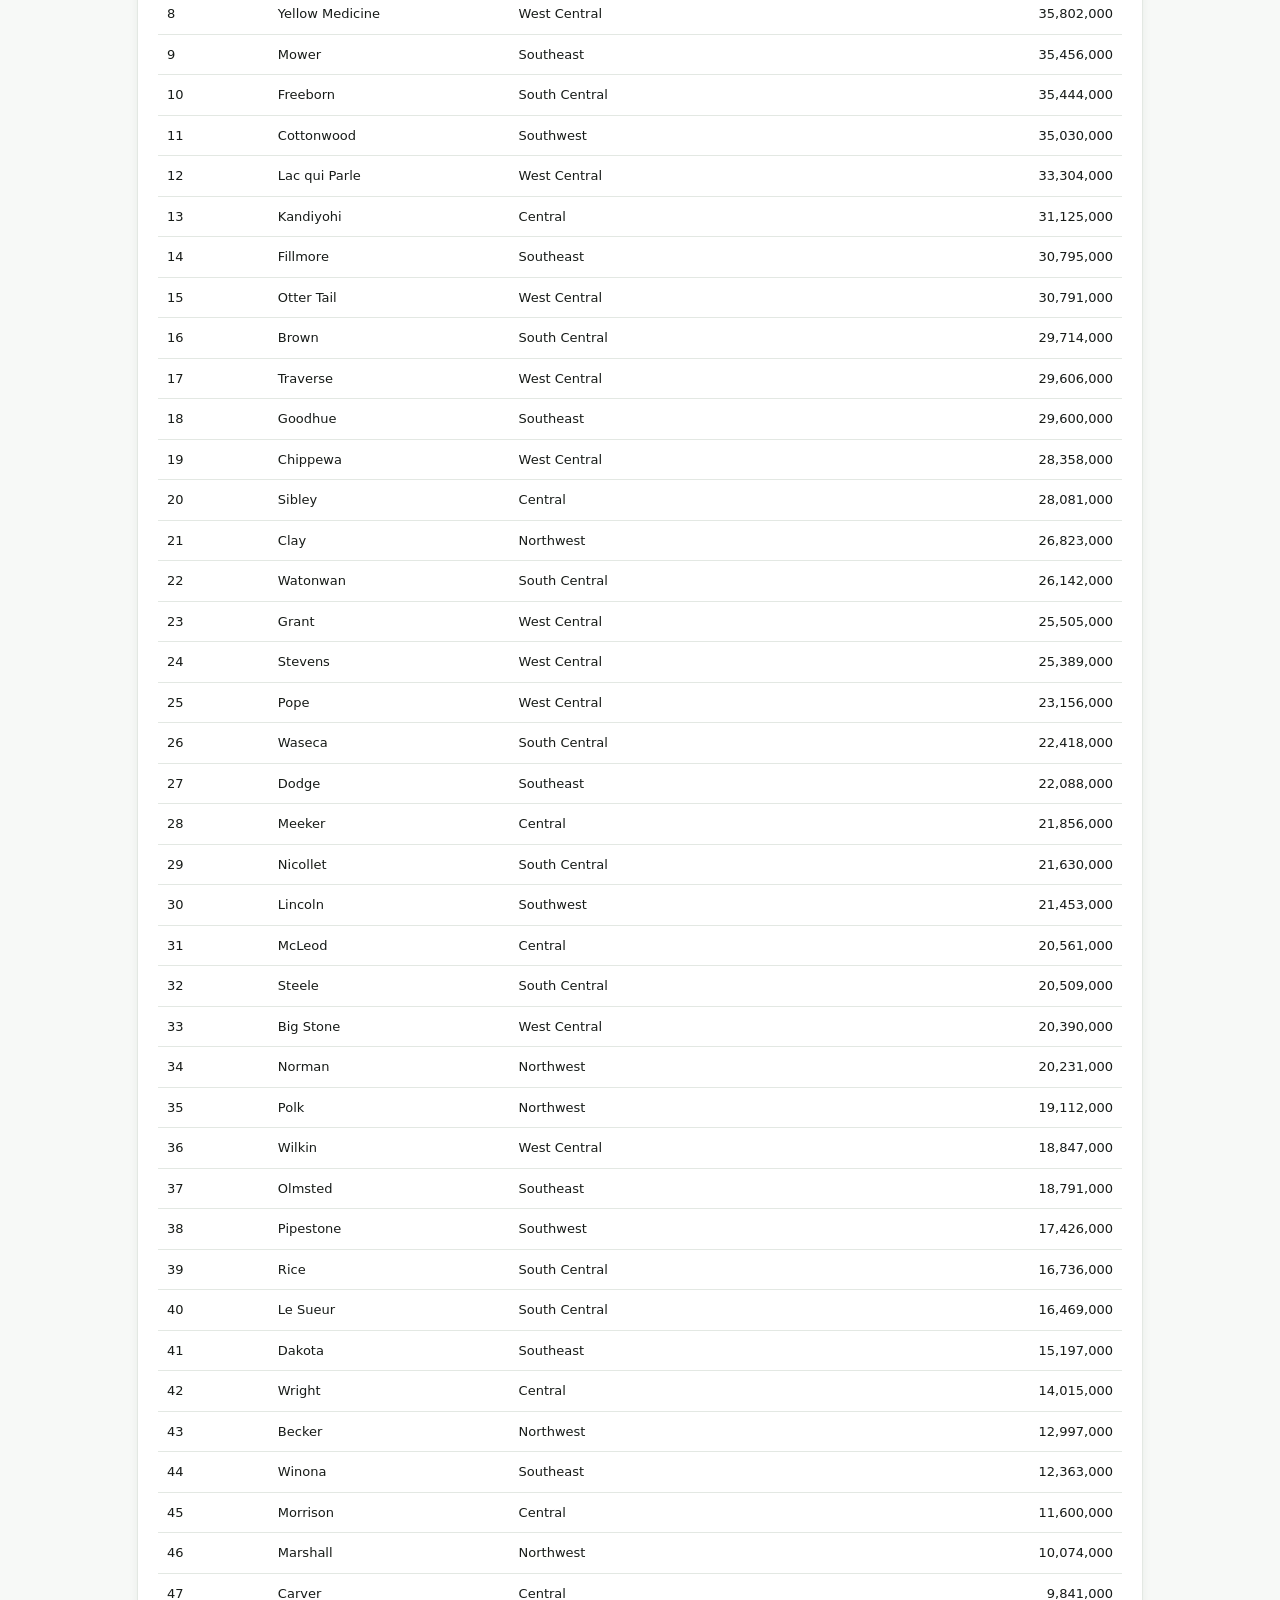
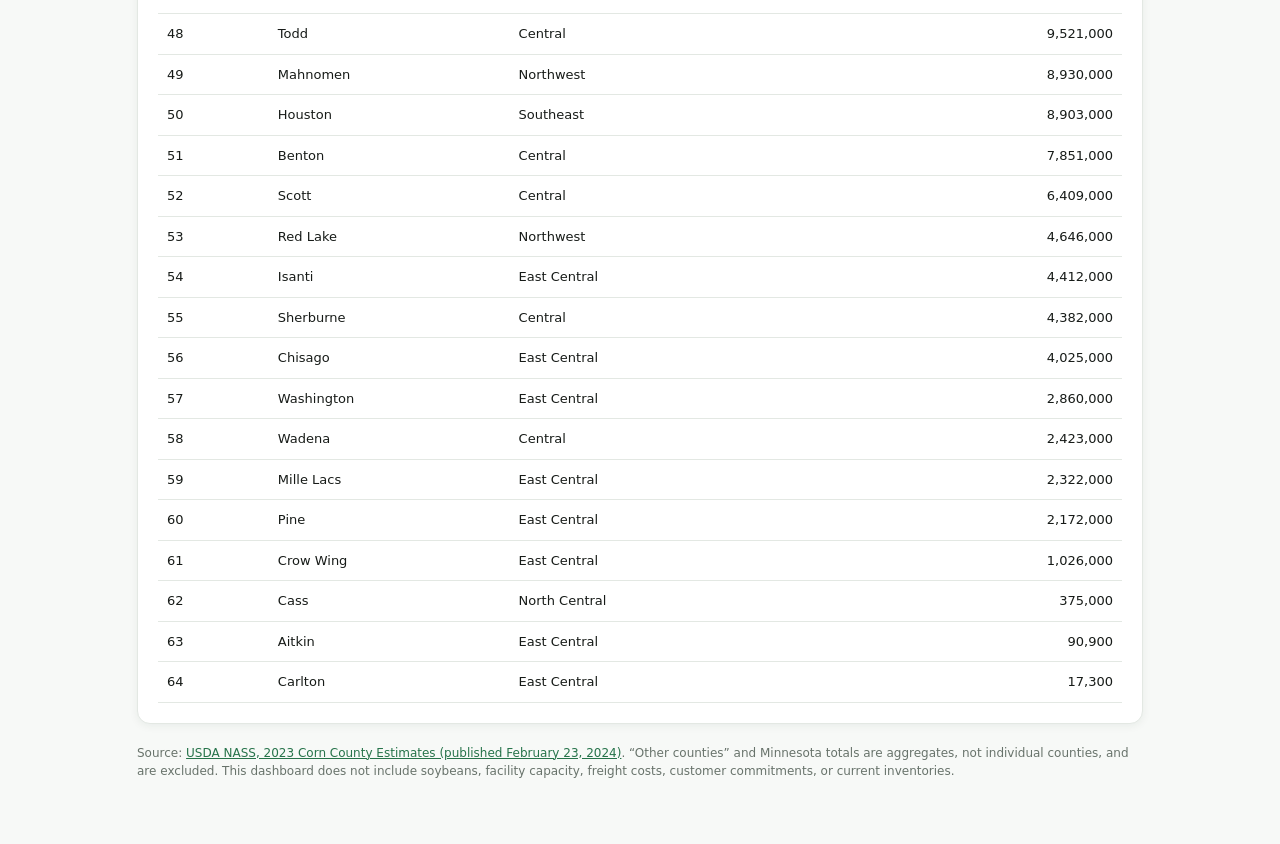
<file: students/AmrMo1717/index.html>
<!doctype html>
<html lang="en">
<head>
  <meta charset="utf-8">
  <meta name="viewport" content="width=device-width, initial-scale=1">
  <title>MCSS | Minnesota Corn Production</title>
  <!-- Source: USDA NASS, Minnesota Ag News – 2023 Corn County Estimates.
       https://www.nass.usda.gov/Statistics_by_State/Minnesota/Publications/County_Estimates/2024/MN-CtyEst-Corn-02-24.pdf
       Report published February 23, 2024. Data file downloaded November 17, 2026. -->
  <style>
    :root{color-scheme:light;--ink:#171b18;--muted:#68736b;--line:#e3e8e3;--paper:#fff;--soft:#f5f8f5;--green:#26734a;--green2:#dcefe2;--amber:#a46718}
    *{box-sizing:border-box}body{margin:0;background:#f7f9f7;color:var(--ink);font:15px/1.5 system-ui,-apple-system,Segoe UI,sans-serif}
    main{max-width:1050px;margin:0 auto;padding:36px 22px 52px}.eyebrow{font-size:12px;letter-spacing:.12em;font-weight:700;color:var(--green);text-transform:uppercase;margin:0 0 9px}
    h1{font-size:clamp(27px,4vw,40px);line-height:1.12;margin:0 0 12px;letter-spacing:-.035em}.intro{max-width:760px;color:var(--muted);margin:0}
    .sourcebar{display:flex;flex-wrap:wrap;gap:8px 18px;margin-top:18px;font-size:12px;color:var(--muted)}a{color:var(--green)}
    .panel{background:var(--paper);border:1px solid var(--line);border-radius:13px;padding:20px;margin-top:20px;box-shadow:0 2px 8px #152d1810}
    .filters{display:grid;grid-template-columns:1fr 1fr;gap:14px}.field label{display:block;font-size:12px;font-weight:700;color:var(--muted);margin-bottom:6px}
    select{width:100%;background:#fff;border:1px solid var(--line);border-radius:8px;padding:10px;font:inherit;color:var(--ink)}
    .metrics{display:grid;grid-template-columns:repeat(3,1fr);gap:12px}.metric{background:var(--soft);border:1px solid var(--line);border-radius:10px;padding:15px}.metric span{display:block;color:var(--muted);font-size:12px}.metric strong{display:block;font-size:clamp(20px,3vw,27px);letter-spacing:-.03em;margin-top:3px}
    h2{font-size:18px;margin:0 0 4px}.sub{font-size:13px;color:var(--muted);margin:0 0 17px}.chart{display:grid;gap:10px}.barrow{display:grid;grid-template-columns:125px 1fr 105px;gap:10px;align-items:center;font-size:13px}.county{overflow:hidden;text-overflow:ellipsis;white-space:nowrap}.track{height:13px;border-radius:20px;background:#edf1ed;overflow:hidden}.bar{height:100%;border-radius:20px;background:var(--green)}.value{text-align:right;font-variant-numeric:tabular-nums;color:#3d4941}
    .callout{border-left:3px solid var(--green);background:var(--soft);padding:12px 14px;border-radius:0 8px 8px 0;color:#405047;font-size:13px;margin-top:17px}
    .tablewrap{overflow-x:auto}table{border-collapse:collapse;width:100%;font-size:13px}th,td{padding:10px 9px;border-bottom:1px solid var(--line);text-align:left;white-space:nowrap}th{color:var(--muted);font-size:11px;text-transform:uppercase;letter-spacing:.06em}td.num{text-align:right;font-variant-numeric:tabular-nums}
    .status{font-size:12px;color:var(--muted);margin-top:13px}.warning{color:var(--amber)}.hidden{display:none}.foot{font-size:12px;color:var(--muted);margin-top:20px}
    @media(max-width:650px){main{padding:26px 14px 40px}.filters,.metrics{grid-template-columns:1fr}.barrow{grid-template-columns:95px 1fr 86px;gap:7px;font-size:12px}.panel{padding:15px}}
  </style>
</head>
<body>
<main>
  <p class="eyebrow">Minnesota Corn &amp; Soybean Storage · Operations intelligence</p>
  <h1>Which Minnesota counties should MCSS evaluate first for corn storage?</h1>
  <p class="intro">Compare published county-level corn-for-grain production to identify areas that may merit further storage-location research. Production is one demand signal, not a complete site-selection decision.</p>
  <div class="sourcebar"><span>USDA NASS · Minnesota county estimates</span><span>Crop years: 2022–2023</span><span>Stored data snapshot: November 17, 2026</span></div>

  <section class="panel">
    <div class="filters">
      <div class="field"><label for="year">Crop year</label><select id="year"><option value="2023">2023</option><option value="2022">2022</option></select></div>
      <div class="field"><label for="county">County</label><select id="county"><option value="all">All counties (ranked)</option></select></div>
    </div>
  </section>

  <section class="panel">
    <div class="metrics">
      <div class="metric"><span>Top published county</span><strong id="topCounty">—</strong></div>
      <div class="metric"><span>Production in top county</span><strong id="topValue">—</strong></div>
      <div class="metric"><span>Counties with published estimates</span><strong id="countyCount">—</strong></div>
    </div>
  </section>

  <section class="panel">
    <h2 id="chartTitle">Top counties by corn production</h2>
    <p class="sub">County production, bushels. Select a county above to isolate its value.</p>
    <div id="chart" class="chart" aria-live="polite"></div>
    <p id="interpretation" class="callout"></p>
    <p id="status" class="status">Loading stored USDA data…</p>
    <p id="error" class="status warning hidden"></p>
  </section>

  <section class="panel">
    <h2>County data</h2>
    <p class="sub">Only counties with a published individual estimate are ranked. No county-specific estimate is shown where USDA used a dash; the report footnote explains these entries may be grouped under “Other counties” or represent zero.</p>
    <div class="tablewrap"><table><thead><tr><th>Rank</th><th>County</th><th>USDA district</th><th style="text-align:right">Production (bushels)</th></tr></thead><tbody id="rows"></tbody></table></div>
  </section>
  <p class="foot">Source: <a href="https://www.nass.usda.gov/Statistics_by_State/Minnesota/Publications/County_Estimates/2024/MN-CtyEst-Corn-02-24.pdf" target="_blank" rel="noreferrer">USDA NASS, 2023 Corn County Estimates (published February 23, 2024)</a>. “Other counties” and Minnesota totals are aggregates, not individual counties, and are excluded. This dashboard does not include soybeans, facility capacity, freight costs, customer commitments, or current inventories.</p>
</main>
<script>
  const DATA_FILE = "./corn-production.json";
  const number = new Intl.NumberFormat("en-US");
  let productionData = null;

  // ME: This is where the page brings in the saved USDA data file from this folder.
  async function loadData() {
    try {
      const response = await fetch(DATA_FILE);
      if (!response.ok) throw new Error(`Could not load corn-production.json (${response.status}).`);
      const incoming = await response.json();
      if (!incoming || !Array.isArray(incoming.records) || incoming.records.length === 0) {
        throw new Error("The saved data file is missing its county records.");
      }
      for (const record of incoming.records) {
        if (typeof record.county !== "string" || !record.county ||
            typeof record.district !== "string" ||
            ![record.production_2022, record.production_2023].every(v => v === null || (Number.isFinite(v) && v >= 0))) {
          throw new Error("The data file contains an invalid county record.");
        }
      }
      // ME: The downloaded JSON is kept here in memory while the webpage is open.
      productionData = incoming;
      populateCountyFilter();
      render();
      document.getElementById("status").textContent = `Loaded ${incoming.records.length} county records from the stored USDA snapshot (downloaded ${incoming.downloaded_on}).`;
    } catch (error) {
      document.getElementById("status").textContent = "The saved data could not be loaded.";
      document.getElementById("error").textContent = `${error.message} When testing locally, run this folder through VS Code Live Server or another local web server; browsers often block JSON fetches from file:// pages.`;
      document.getElementById("error").classList.remove("hidden");
    }
  }

  function populateCountyFilter() {
    const select = document.getElementById("county");
    const names = productionData.records.map(r => r.county).sort((a,b) => a.localeCompare(b));
    select.innerHTML = '<option value="all">All counties (ranked)</option>' + names.map(name => `<option value="${escapeHtml(name)}">${escapeHtml(name)}</option>`).join("");
  }

  function escapeHtml(value) {
    return value.replace(/[&<>"']/g, c => ({"&":"&amp;","<":"&lt;",">":"&gt;",'"':"&quot;","'":"&#39;"}[c]));
  }

  // ME: This function changes the view by filtering to the selected year/county, sorting values, and drawing the chart and table.
  function render() {
    if (!productionData) return;
    const year = document.getElementById("year").value;
    const selectedCounty = document.getElementById("county").value;
    const field = `production_${year}`;
    const allPublished = productionData.records
      .filter(record => record[field] !== null)
      .sort((a,b) => b[field] - a[field]);
    const visible = selectedCounty === "all"
      ? allPublished
      : allPublished.filter(record => record.county === selectedCounty);
    const top = allPublished[0];

    document.getElementById("topCounty").textContent = top ? top.county : "—";
    document.getElementById("topValue").textContent = top ? `${(top[field]/1e6).toFixed(2)}M` : "—";
    document.getElementById("countyCount").textContent = `${allPublished.length} / ${productionData.records.length}`;
    document.getElementById("chartTitle").textContent = selectedCounty === "all" ? `Top 12 counties · ${year}` : `${selectedCounty} · ${year}`;

    const chartRecords = selectedCounty === "all" ? visible.slice(0,12) : visible;
    const max = Math.max(1, ...chartRecords.map(r => r[field]));
    const chart = document.getElementById("chart");
    chart.innerHTML = chartRecords.length ? chartRecords.map(record => `
      <div class="barrow">
        <span class="county" title="${escapeHtml(record.county)}">${escapeHtml(record.county)}</span>
        <div class="track"><div class="bar" style="width:${(record[field]/max*100).toFixed(1)}%"></div></div>
        <span class="value">${number.format(record[field])}</span>
      </div>`).join("") : '<p class="status">No published estimate for this county in the selected year.</p>';

    const tableRows = selectedCounty === "all" ? visible : productionData.records.filter(r => r.county === selectedCounty);
    document.getElementById("rows").innerHTML = tableRows.map(record => {
      const rank = allPublished.findIndex(r => r.county === record.county) + 1;
      const value = record[field] === null ? "No individual estimate" : number.format(record[field]);
      return `<tr><td>${record[field] === null ? "—" : rank}</td><td>${escapeHtml(record.county)}</td><td>${escapeHtml(record.district)}</td><td class="num">${value}</td></tr>`;
    }).join("");

    if (selectedCounty === "all" && top) {
      document.getElementById("interpretation").textContent = `${top.county} had the highest published corn-for-grain production in ${year}, at ${number.format(top[field])} bushels. Consider it a candidate for further evaluation; also compare storage capacity, road/rail access, competing elevators, farmer demand, and transportation costs before making a location decision.`;
    } else if (visible[0]) {
      const record = visible[0];
      document.getElementById("interpretation").textContent = `${record.county} reported ${number.format(record[field])} bushels of corn for grain in ${year}. This production figure is a useful demand indicator, not a measure of grain available to MCSS or a guarantee of storage demand.`;
    } else {
      document.getElementById("interpretation").textContent = `${selectedCounty} has no individual county estimate shown for ${year}. The USDA footnote says dash-marked entries may be grouped under “Other counties” or may represent zero; this page does not assume zero.`;
    }
  }

  document.getElementById("year").addEventListener("change", render);
  document.getElementById("county").addEventListener("change", render);
  loadData();
</script>
</body>
</html>
</file>
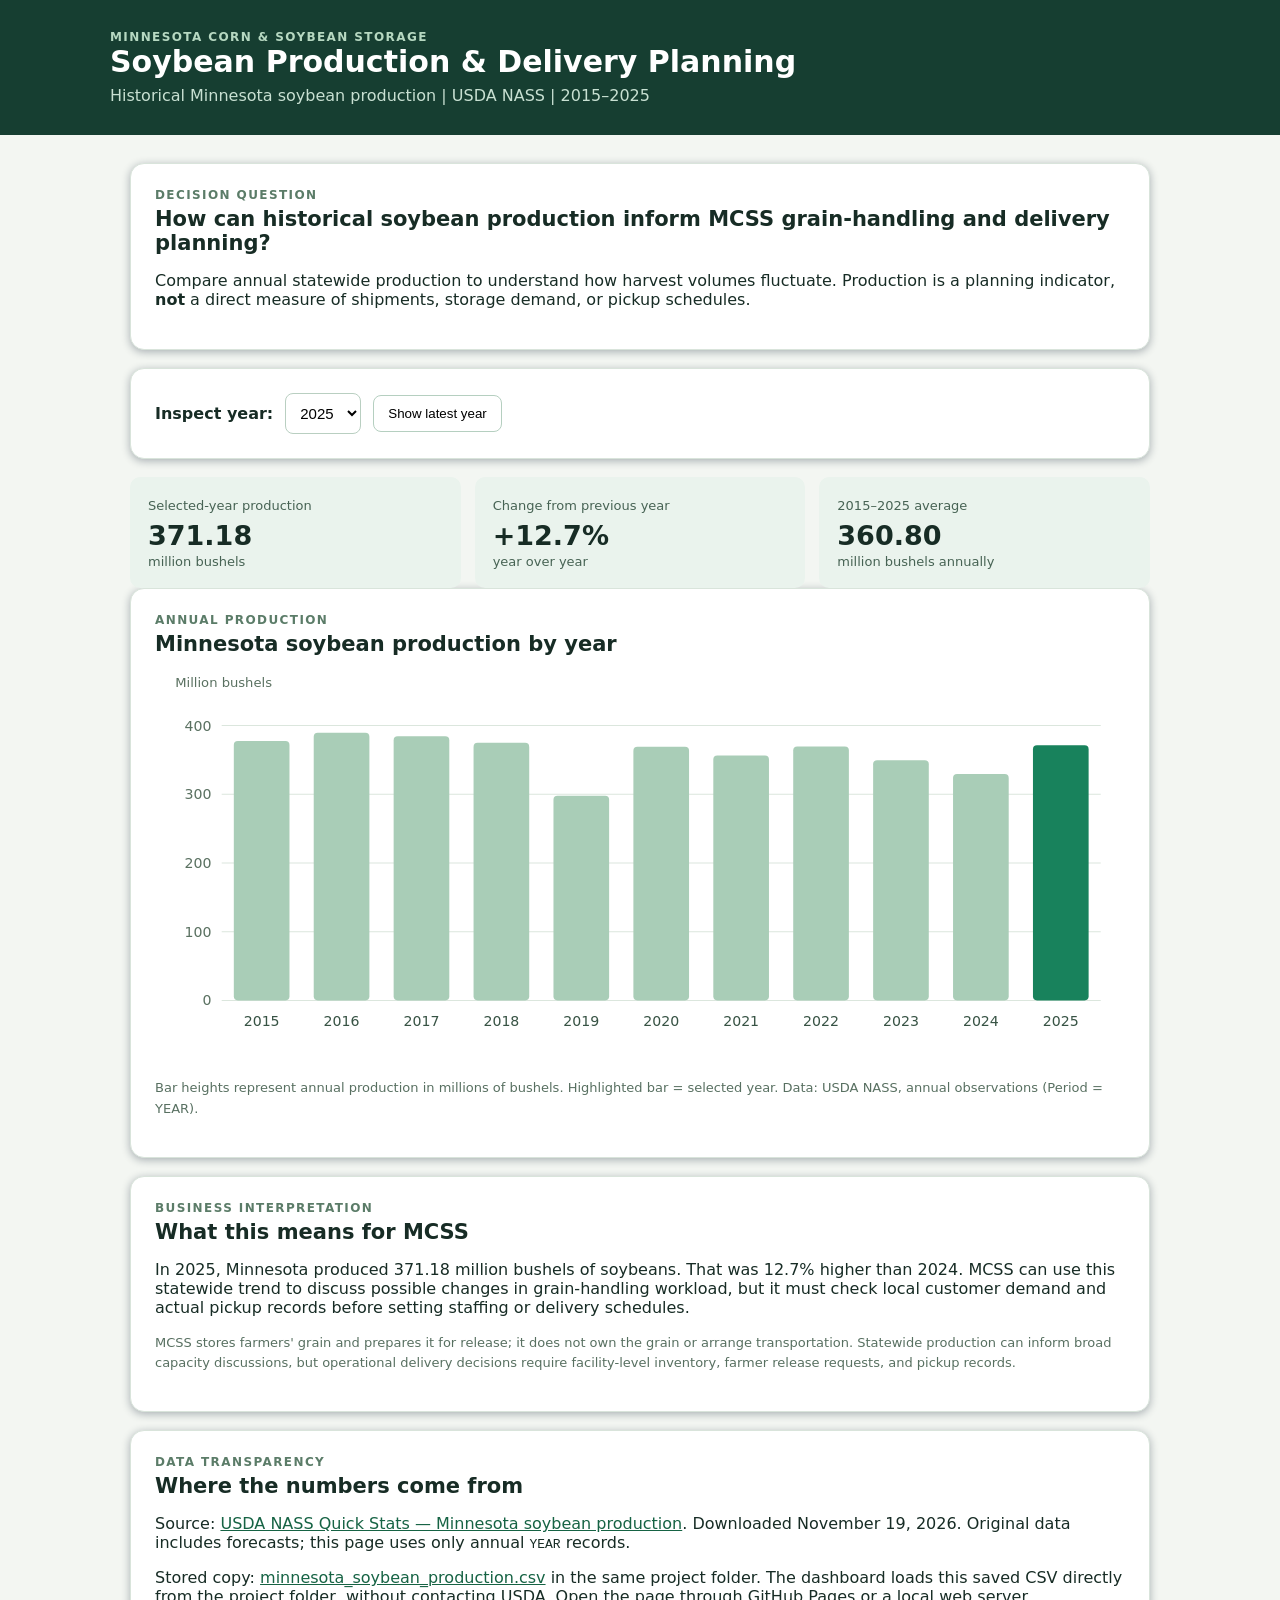
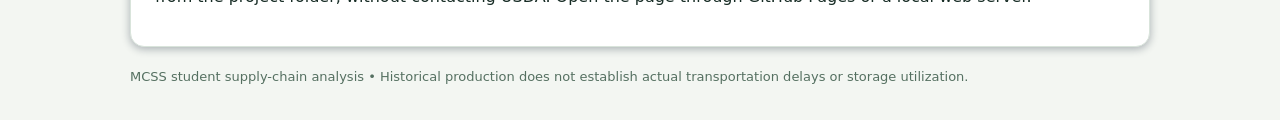
<file: students/jonathan.le/index.html>
<!doctype html>
<!-- Data source: https://quickstats.nass.usda.gov/results/B71D223A-77F9-3919-84E2-D624D3E2FF9A
Downloaded: November 19, 2026. Saved annual records: minnesota_soybean_production.csv -->
<html lang="en">
<head>
<meta charset="utf-8"><meta name="viewport" content="width=device-width, initial-scale=1">
<title>MCSS | Soybean Production & Delivery Planning</title>
<style>
:root{font-family:system-ui,-apple-system,Segoe UI,sans-serif;color:#172c25;background:#f3f6f2}*{box-sizing:border-box}body{margin:0}header{background:#163e31;color:white;padding:30px max(22px,calc((100vw - 1060px)/2))}header p{color:#c8e0d2;margin:7px 0 0}main{max-width:1060px;margin:28px auto;padding:0 20px}.panel{background:white;border:1px solid #d9e4db;border-radius:14px;padding:24px;margin-bottom:18px;box-shadow:0 2px 8px #1235}.eyebrow{font-size:12px;text-transform:uppercase;letter-spacing:1.4px;color:#5b7c68;font-weight:700}h1{margin:0;font-size:30px}h2{margin:5px 0 15px;font-size:21px}.controls{display:flex;align-items:center;gap:12px;flex-wrap:wrap}select{border:1px solid #b9cfc1;border-radius:8px;padding:10px;font-size:15px;background:white}.metrics{display:grid;grid-template-columns:repeat(3,1fr);gap:14px}.metric{background:#eaf3ed;border-radius:10px;padding:18px}.metric strong{display:block;font-size:27px;margin-top:6px}.metric span{font-size:13px;color:#476354}.chart-wrap{overflow-x:auto}svg{display:block;width:100%;min-width:560px;height:auto}.note{font-size:13px;color:#587061;line-height:1.6}footer{margin:22px 0 36px;color:#557061;font-size:13px}a{color:#166344}button{border:1px solid #b5cfc0;background:white;padding:10px 14px;border-radius:8px;cursor:pointer}@media(max-width:650px){.metrics{grid-template-columns:1fr}h1{font-size:25px}}
</style>
</head>
<body>
<header><div class="eyebrow" style="color:#b6d8c1">Minnesota Corn & Soybean Storage</div><h1>Soybean Production & Delivery Planning</h1><p>Historical Minnesota soybean production | USDA NASS | 2015–2025</p></header>
<main>
<section class="panel"><div class="eyebrow">Decision question</div><h2>How can historical soybean production inform MCSS grain-handling and delivery planning?</h2><p>Compare annual statewide production to understand how harvest volumes fluctuate. Production is a planning indicator, <strong>not</strong> a direct measure of shipments, storage demand, or pickup schedules.</p></section>
<section class="panel"><div class="controls"><label for="year"><strong>Inspect year:</strong></label><select id="year" aria-label="Choose production year"></select><button id="all">Show latest year</button></div></section>
<section class="metrics" aria-live="polite"><div class="metric"><span>Selected-year production</span><strong id="selected">—</strong><span>million bushels</span></div><div class="metric"><span>Change from previous year</span><strong id="change">—</strong><span>year over year</span></div><div class="metric"><span>2015–2025 average</span><strong id="average">—</strong><span>million bushels annually</span></div></section>
<section class="panel"><div class="eyebrow">Annual production</div><h2>Minnesota soybean production by year</h2><div class="chart-wrap"><svg id="chart" viewBox="0 0 960 390" role="img" aria-label="Bar chart of annual Minnesota soybean production from 2015 to 2025"></svg></div><p class="note">Bar heights represent annual production in millions of bushels. Highlighted bar = selected year. Data: USDA NASS, annual observations (Period = YEAR).</p></section>
<section class="panel"><div class="eyebrow">Business interpretation</div><h2>What this means for MCSS</h2><p id="insight"></p><p class="note">MCSS stores farmers' grain and prepares it for release; it does not own the grain or arrange transportation. Statewide production can inform broad capacity discussions, but operational delivery decisions require facility-level inventory, farmer release requests, and pickup records.</p></section>
<section class="panel"><div class="eyebrow">Data transparency</div><h2>Where the numbers come from</h2><p>Source: <a href="https://quickstats.nass.usda.gov/results/B71D223A-77F9-3919-84E2-D624D3E2FF9A" target="_blank" rel="noopener">USDA NASS Quick Stats — Minnesota soybean production</a>. Downloaded November 19, 2026. Original data includes forecasts; this page uses only annual <code>YEAR</code> records.</p><p>Stored copy: <a href="minnesota_soybean_production.csv" download>minnesota_soybean_production.csv</a> in the same project folder. The dashboard loads this saved CSV directly from the project folder, without contacting USDA. Open the page through GitHub Pages or a local web server.</p></section>
<footer>MCSS student supply-chain analysis • Historical production does not establish actual transportation delays or storage utilization.</footer>
</main>
<script>
// ME: My webpage retrieves soybean production data from the CSV file saved in my GitHub folder (Getting the data).
// ME: The production array temporarily stores the soybean production data in the browser while the webpage is running (Holding the data).
let production = [];
const select = document.getElementById('year');
async function loadData() {
  const response = await fetch('./minnesota_soybean_production.csv');
  if (!response.ok) throw new Error('CSV could not be loaded');
  const csv = await response.text();
  const [header, ...rows] = csv.trim().split(/\r?\n/);
  if (header.trim() !== 'Year,State,Commodity,Period,Production_Bushels') throw new Error('Unexpected CSV columns');
  production = rows.map(row => {
    const [year, state, commodity, period, bushels] = row.split(',');
    return {year: Number(year), bushels: Number(bushels), period};
  }).filter(row => row.period === 'YEAR').sort((a,b) => a.year-b.year);
  if (!production.length || production.some(r => !Number.isFinite(r.year) || !Number.isFinite(r.bushels))) throw new Error('Invalid production data');
  production.forEach(d => {
    const option = document.createElement('option');
    option.value = d.year;
    option.textContent = d.year;
    select.append(option);
  });
  const latest = String(production[production.length-1].year);
  select.value = latest;
  select.addEventListener('change', render);
  document.getElementById('all').addEventListener('click', () => {select.value = latest; render();});
  render();
}
const svg=document.getElementById('chart');const NS='http://www.w3.org/2000/svg';function add(tag,attrs,text){const e=document.createElementNS(NS,tag);Object.entries(attrs).forEach(([k,v])=>e.setAttribute(k,v));if(text!==undefined)e.textContent=text;svg.append(e);return e}
// ME: When a user selects a year, the render function uses the stored data to calculate the annual percentage change, calculate the historical average, and update the bar chart (Using the data).
function render(){const year=Number(select.value),i=production.findIndex(d=>d.year===year),d=production[i],prev=production[i-1],million=d.bushels/1e6,avg=production.reduce((s,r)=>s+r.bushels,0)/production.length/1e6;
document.getElementById('selected').textContent=million.toFixed(2);document.getElementById('average').textContent=avg.toFixed(2);let change=null;if(prev){change=(d.bushels-prev.bushels)/prev.bushels*100;document.getElementById('change').textContent=(change>=0?'+':'')+change.toFixed(1)+'%'}else document.getElementById('change').textContent='N/A';
svg.replaceChildren();const left=66,top=20,bottom=326,right=936,max=450;for(let t=0;t<=400;t+=100){const y=bottom-(t/max)*(bottom-top);add('line',{x1:left,y1:y,x2:right,y2:y,stroke:'#dbe6dd','stroke-width':1});add('text',{x:56,y:y+5,'text-anchor':'end','font-size':14,fill:'#5a7161'},String(t))}add('text',{x:20,y:16,'font-size':13,fill:'#5a7161'},'Million bushels');const step=(right-left)/production.length;production.forEach((r,j)=>{const h=(r.bushels/1e6/max)*(bottom-top),x=left+j*step+12;add('rect',{x,y:bottom-h,width:step-24,height:h,rx:4,fill:r.year===year?'#18825c':'#a9cdb7'});add('text',{x:x+(step-24)/2,y:bottom+25,'text-anchor':'middle','font-size':14,fill:'#375344'},String(r.year))});
let sentence=`In ${year}, Minnesota produced ${million.toFixed(2)} million bushels of soybeans.`;if(change!==null)sentence+=` That was ${Math.abs(change).toFixed(1)}% ${change>=0?'higher':'lower'} than ${year-1}.`;sentence+=' MCSS can use this statewide trend to discuss possible changes in grain-handling workload, but it must check local customer demand and actual pickup records before setting staffing or delivery schedules.';document.getElementById('insight').textContent=sentence}
loadData().catch(error => {
  document.getElementById('insight').textContent = 'Unable to load the saved CSV. Check the file name and open this page through GitHub Pages or a local server.';
  console.error(error);
});
</script>
</body></html>
</file>
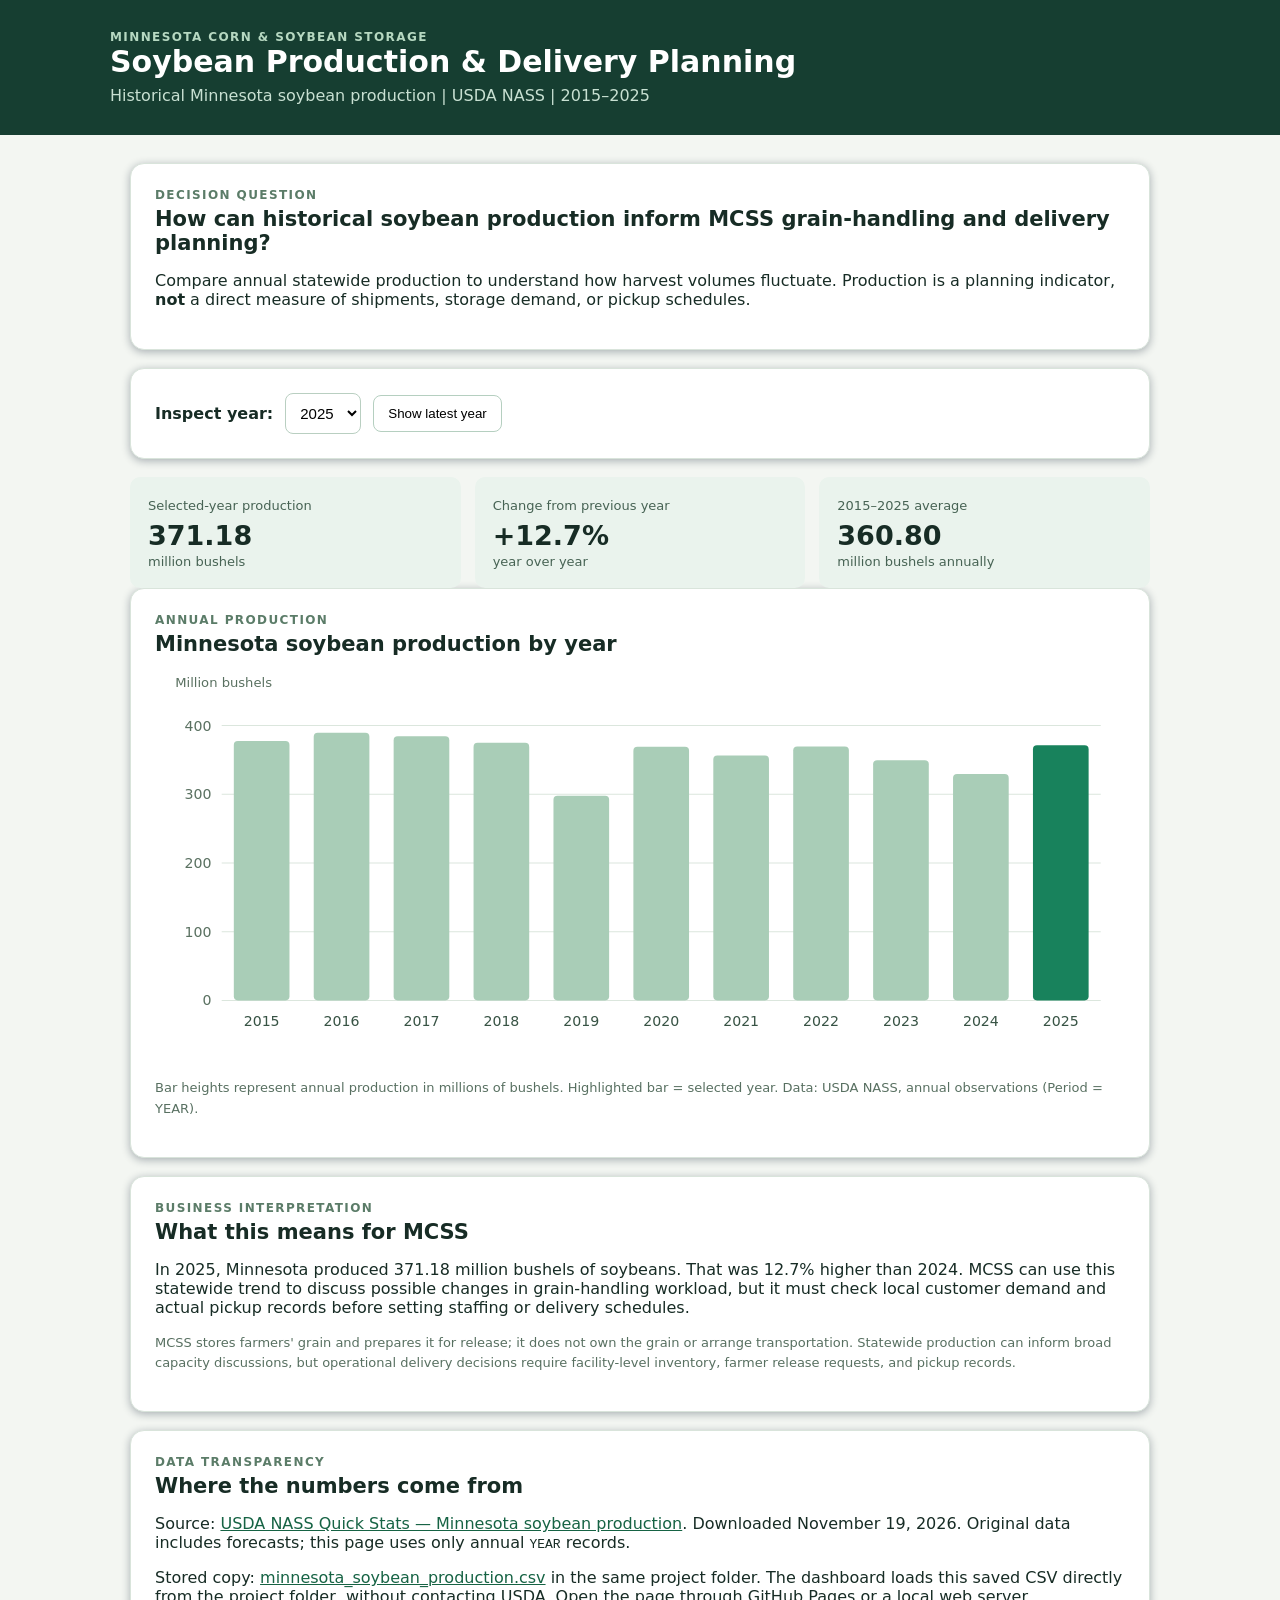
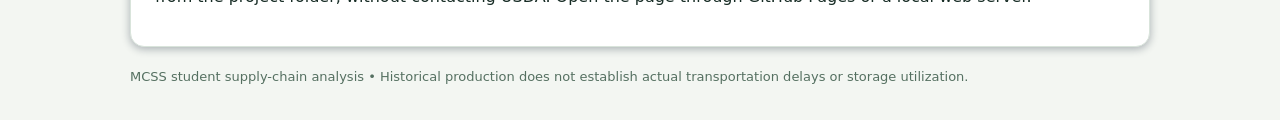
<file: students/jonathan/index.html>
<!doctype html>
<!-- Data source: https://quickstats.nass.usda.gov/results/B71D223A-77F9-3919-84E2-D624D3E2FF9A
Downloaded: November 19, 2026. Saved annual records: minnesota_soybean_production.csv -->
<html lang="en">
  <head>
    <meta charset="utf-8" />
    <meta name="viewport" content="width=device-width, initial-scale=1" />
    <title>MCSS | Soybean Production & Delivery Planning</title>
    <style>
      :root {
        font-family:
          system-ui,
          -apple-system,
          Segoe UI,
          sans-serif;
        color: #172c25;
        background: #f3f6f2;
      }
      * {
        box-sizing: border-box;
      }
      body {
        margin: 0;
      }
      header {
        background: #163e31;
        color: white;
        padding: 30px max(22px, calc((100vw - 1060px) / 2));
      }
      header p {
        color: #c8e0d2;
        margin: 7px 0 0;
      }
      main {
        max-width: 1060px;
        margin: 28px auto;
        padding: 0 20px;
      }
      .panel {
        background: white;
        border: 1px solid #d9e4db;
        border-radius: 14px;
        padding: 24px;
        margin-bottom: 18px;
        box-shadow: 0 2px 8px #1235;
      }
      .eyebrow {
        font-size: 12px;
        text-transform: uppercase;
        letter-spacing: 1.4px;
        color: #5b7c68;
        font-weight: 700;
      }
      h1 {
        margin: 0;
        font-size: 30px;
      }
      h2 {
        margin: 5px 0 15px;
        font-size: 21px;
      }
      .controls {
        display: flex;
        align-items: center;
        gap: 12px;
        flex-wrap: wrap;
      }
      select {
        border: 1px solid #b9cfc1;
        border-radius: 8px;
        padding: 10px;
        font-size: 15px;
        background: white;
      }
      .metrics {
        display: grid;
        grid-template-columns: repeat(3, 1fr);
        gap: 14px;
      }
      .metric {
        background: #eaf3ed;
        border-radius: 10px;
        padding: 18px;
      }
      .metric strong {
        display: block;
        font-size: 27px;
        margin-top: 6px;
      }
      .metric span {
        font-size: 13px;
        color: #476354;
      }
      .chart-wrap {
        overflow-x: auto;
      }
      svg {
        display: block;
        width: 100%;
        min-width: 560px;
        height: auto;
      }
      .note {
        font-size: 13px;
        color: #587061;
        line-height: 1.6;
      }
      footer {
        margin: 22px 0 36px;
        color: #557061;
        font-size: 13px;
      }
      a {
        color: #166344;
      }
      button {
        border: 1px solid #b5cfc0;
        background: white;
        padding: 10px 14px;
        border-radius: 8px;
        cursor: pointer;
      }
      @media (max-width: 650px) {
        .metrics {
          grid-template-columns: 1fr;
        }
        h1 {
          font-size: 25px;
        }
      }
    </style>
  </head>
  <body>
    <header>
      <div class="eyebrow" style="color: #b6d8c1">
        Minnesota Corn & Soybean Storage
      </div>
      <h1>Soybean Production & Delivery Planning</h1>
      <p>Historical Minnesota soybean production | USDA NASS | 2015–2025</p>
    </header>
    <main>
      <section class="panel">
        <div class="eyebrow">Decision question</div>
        <h2>
          How can historical soybean production inform MCSS grain-handling and
          delivery planning?
        </h2>
        <p>
          Compare annual statewide production to understand how harvest volumes
          fluctuate. Production is a planning indicator, <strong>not</strong> a
          direct measure of shipments, storage demand, or pickup schedules.
        </p>
      </section>
      <section class="panel">
        <div class="controls">
          <label for="year"><strong>Inspect year:</strong></label
          ><select id="year" aria-label="Choose production year"></select
          ><button id="all">Show latest year</button>
        </div>
      </section>
      <section class="metrics" aria-live="polite">
        <div class="metric">
          <span>Selected-year production</span><strong id="selected">—</strong
          ><span>million bushels</span>
        </div>
        <div class="metric">
          <span>Change from previous year</span><strong id="change">—</strong
          ><span>year over year</span>
        </div>
        <div class="metric">
          <span>2015–2025 average</span><strong id="average">—</strong
          ><span>million bushels annually</span>
        </div>
      </section>
      <section class="panel">
        <div class="eyebrow">Annual production</div>
        <h2>Minnesota soybean production by year</h2>
        <div class="chart-wrap">
          <svg
            id="chart"
            viewBox="0 0 960 390"
            role="img"
            aria-label="Bar chart of annual Minnesota soybean production from 2015 to 2025"
          ></svg>
        </div>
        <p class="note">
          Bar heights represent annual production in millions of bushels.
          Highlighted bar = selected year. Data: USDA NASS, annual observations
          (Period = YEAR).
        </p>
      </section>
      <section class="panel">
        <div class="eyebrow">Business interpretation</div>
        <h2>What this means for MCSS</h2>
        <p id="insight"></p>
        <p class="note">
          MCSS stores farmers' grain and prepares it for release; it does not
          own the grain or arrange transportation. Statewide production can
          inform broad capacity discussions, but operational delivery decisions
          require facility-level inventory, farmer release requests, and pickup
          records.
        </p>
      </section>
      <section class="panel">
        <div class="eyebrow">Data transparency</div>
        <h2>Where the numbers come from</h2>
        <p>
          Source:
          <a
            href="https://quickstats.nass.usda.gov/results/B71D223A-77F9-3919-84E2-D624D3E2FF9A"
            target="_blank"
            rel="noopener"
            >USDA NASS Quick Stats — Minnesota soybean production</a
          >. Downloaded November 19, 2026. Original data includes forecasts;
          this page uses only annual <code>YEAR</code> records.
        </p>
        <p>
          Stored copy:
          <a href="minnesota_soybean_production.csv" download
            >minnesota_soybean_production.csv</a
          >
          in the same project folder. The dashboard loads this saved CSV
          directly from the project folder, without contacting USDA. Open the
          page through GitHub Pages or a local web server.
        </p>
      </section>
      <footer>
        MCSS student supply-chain analysis • Historical production does not
        establish actual transportation delays or storage utilization.
      </footer>
    </main>
    <script>
      // ME: My webpage retrieves soybean production data from the CSV file saved in my GitHub folder (Getting the data).
      // ME: The production array temporarily stores the soybean production data in the browser while the webpage is running (Holding the data).
      let production = [];
      const select = document.getElementById("year");
      async function loadData() {
        const response = await fetch("./minnesota_soybean_production.csv");
        if (!response.ok) throw new Error("CSV could not be loaded");
        const csv = await response.text();
        const [header, ...rows] = csv.trim().split(/\r?\n/);
        if (header.trim() !== "Year,State,Commodity,Period,Production_Bushels")
          throw new Error("Unexpected CSV columns");
        production = rows
          .map((row) => {
            const [year, state, commodity, period, bushels] = row.split(",");
            return { year: Number(year), bushels: Number(bushels), period };
          })
          .filter((row) => row.period === "YEAR")
          .sort((a, b) => a.year - b.year);
        if (
          !production.length ||
          production.some(
            (r) => !Number.isFinite(r.year) || !Number.isFinite(r.bushels),
          )
        )
          throw new Error("Invalid production data");
        production.forEach((d) => {
          const option = document.createElement("option");
          option.value = d.year;
          option.textContent = d.year;
          select.append(option);
        });
        const latest = String(production[production.length - 1].year);
        select.value = latest;
        select.addEventListener("change", render);
        document.getElementById("all").addEventListener("click", () => {
          select.value = latest;
          render();
        });
        render();
      }
      const svg = document.getElementById("chart");
      const NS = "http://www.w3.org/2000/svg";
      function add(tag, attrs, text) {
        const e = document.createElementNS(NS, tag);
        Object.entries(attrs).forEach(([k, v]) => e.setAttribute(k, v));
        if (text !== undefined) e.textContent = text;
        svg.append(e);
        return e;
      }
      // ME: When a user selects a year, the render function uses the stored data to calculate the annual percentage change, calculate the historical average, and update the bar chart (Using the data).
      function render() {
        const year = Number(select.value),
          i = production.findIndex((d) => d.year === year),
          d = production[i],
          prev = production[i - 1],
          million = d.bushels / 1e6,
          avg =
            production.reduce((s, r) => s + r.bushels, 0) /
            production.length /
            1e6;
        document.getElementById("selected").textContent = million.toFixed(2);
        document.getElementById("average").textContent = avg.toFixed(2);
        let change = null;
        if (prev) {
          change = ((d.bushels - prev.bushels) / prev.bushels) * 100;
          document.getElementById("change").textContent =
            (change >= 0 ? "+" : "") + change.toFixed(1) + "%";
        } else document.getElementById("change").textContent = "N/A";
        svg.replaceChildren();
        const left = 66,
          top = 20,
          bottom = 326,
          right = 936,
          max = 450;
        for (let t = 0; t <= 400; t += 100) {
          const y = bottom - (t / max) * (bottom - top);
          add("line", {
            x1: left,
            y1: y,
            x2: right,
            y2: y,
            stroke: "#dbe6dd",
            "stroke-width": 1,
          });
          add(
            "text",
            {
              x: 56,
              y: y + 5,
              "text-anchor": "end",
              "font-size": 14,
              fill: "#5a7161",
            },
            String(t),
          );
        }
        add(
          "text",
          { x: 20, y: 16, "font-size": 13, fill: "#5a7161" },
          "Million bushels",
        );
        const step = (right - left) / production.length;
        production.forEach((r, j) => {
          const h = (r.bushels / 1e6 / max) * (bottom - top),
            x = left + j * step + 12;
          add("rect", {
            x,
            y: bottom - h,
            width: step - 24,
            height: h,
            rx: 4,
            fill: r.year === year ? "#18825c" : "#a9cdb7",
          });
          add(
            "text",
            {
              x: x + (step - 24) / 2,
              y: bottom + 25,
              "text-anchor": "middle",
              "font-size": 14,
              fill: "#375344",
            },
            String(r.year),
          );
        });
        let sentence = `In ${year}, Minnesota produced ${million.toFixed(2)} million bushels of soybeans.`;
        if (change !== null)
          sentence += ` That was ${Math.abs(change).toFixed(1)}% ${change >= 0 ? "higher" : "lower"} than ${year - 1}.`;
        sentence +=
          " MCSS can use this statewide trend to discuss possible changes in grain-handling workload, but it must check local customer demand and actual pickup records before setting staffing or delivery schedules.";
        document.getElementById("insight").textContent = sentence;
      }
      loadData().catch((error) => {
        document.getElementById("insight").textContent =
          "Unable to load the saved CSV. Check the file name and open this page through GitHub Pages or a local server.";
        console.error(error);
      });
    </script>
  </body>
</html>
</file>
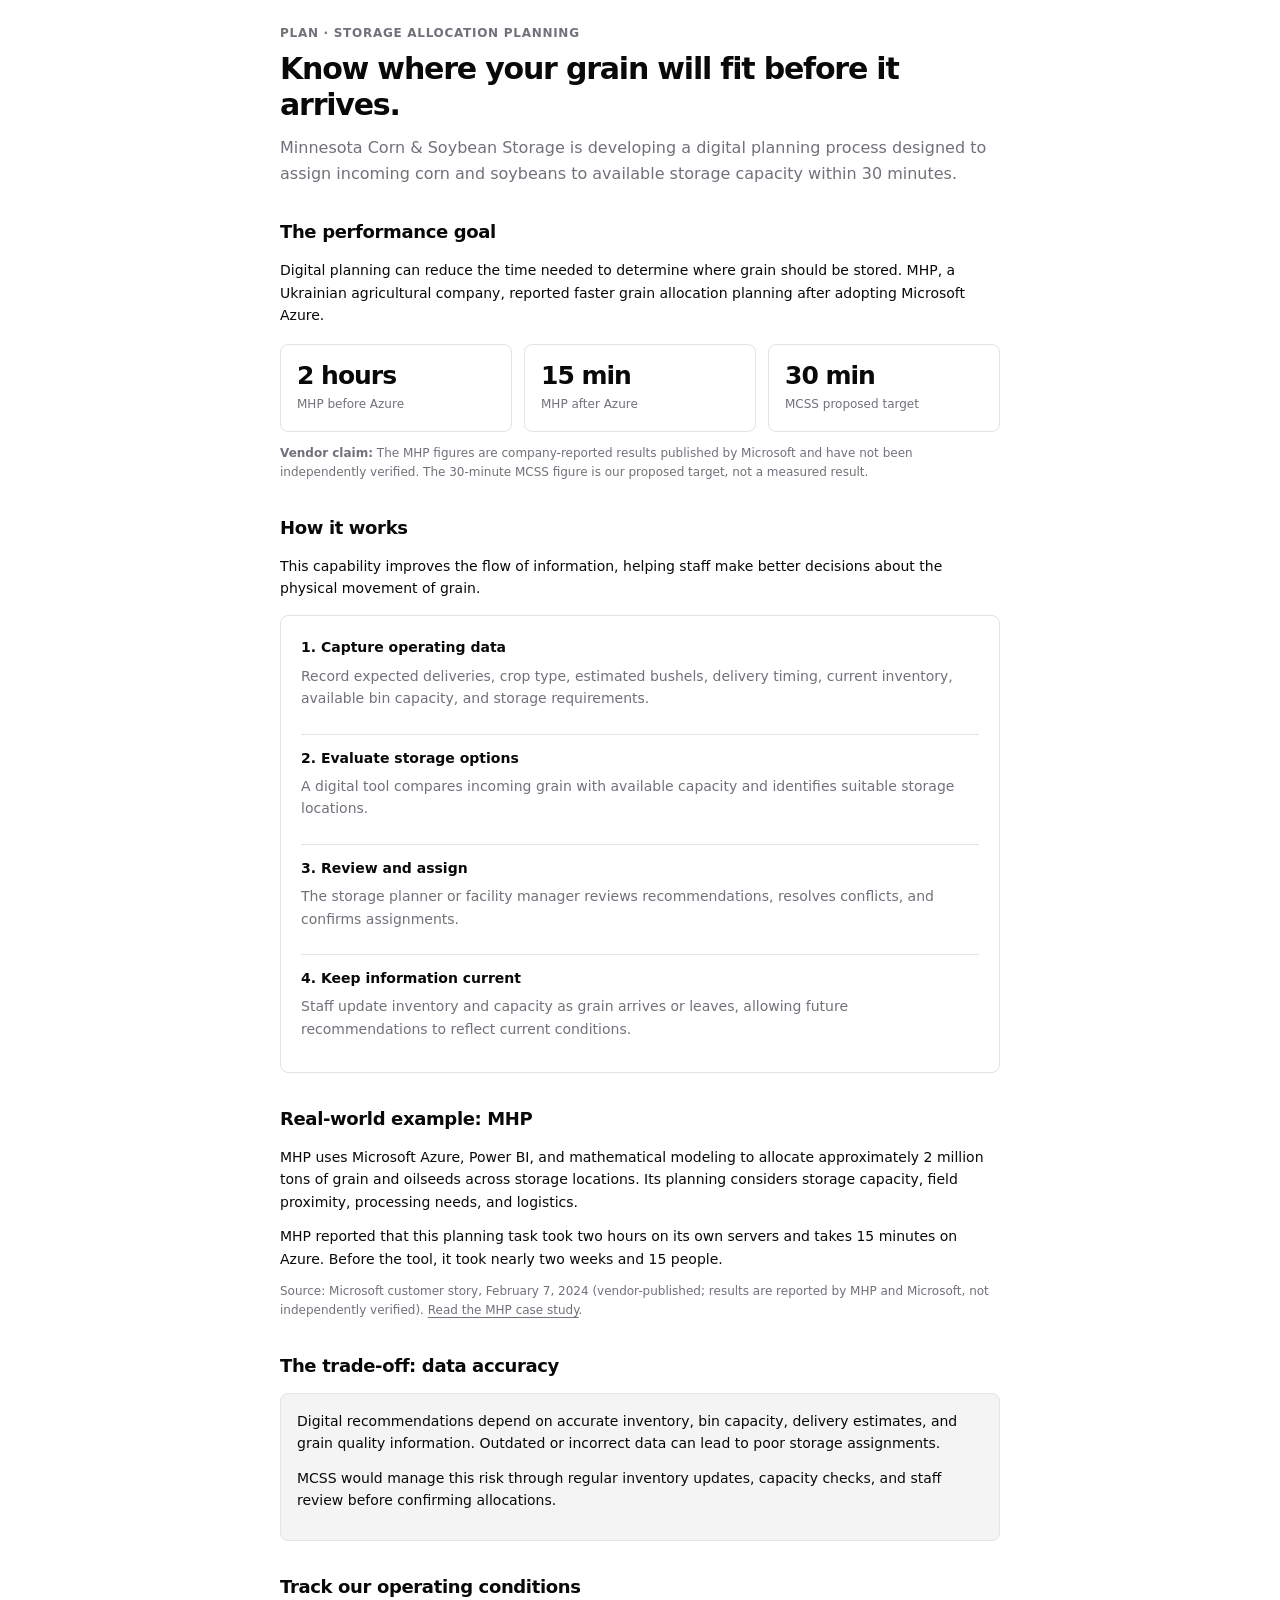
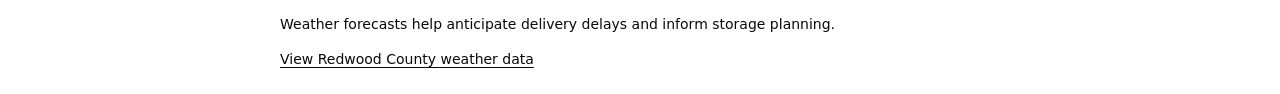
<file: students/aidan/capability/index.html>
<!doctype html>
<html lang="en">
  <head>
    <meta charset="utf-8" />
    <meta name="viewport" content="width=device-width, initial-scale=1" />
    <title>MCSS Storage Allocation Planning Capability</title>
    <style>
      :root {
        --fg: #09090b;
        --muted: #71717a;
        --line: #e4e4e7;
        --bg: #fff;
        --soft: #f4f4f5;
      }

      * {
        box-sizing: border-box;
      }

      body {
        margin: 0;
        padding: 24px;
        background: var(--bg);
        color: var(--fg);
        font:
          14px/1.6 system-ui,
          sans-serif;
      }

      main {
        max-width: 720px;
        margin: 0 auto;
      }

      a {
        color: inherit;
        text-underline-offset: 3px;
      }

      .eyebrow {
        color: var(--muted);
        font-size: 12px;
        font-weight: 600;
        letter-spacing: 0.06em;
        text-transform: uppercase;
      }

      h1 {
        margin: 8px 0 12px;
        font-size: 30px;
        line-height: 1.2;
        letter-spacing: -0.04em;
      }

      h2 {
        margin: 0 0 12px;
        font-size: 18px;
        letter-spacing: -0.02em;
      }

      h3 {
        margin: 0 0 6px;
        font-size: 14px;
      }

      p {
        margin: 0 0 12px;
      }

      .lead {
        color: var(--muted);
        font-size: 16px;
        line-height: 1.6;
      }

      .section {
        margin-top: 32px;
      }

      .card {
        margin-top: 16px;
        padding: 20px;
        border: 1px solid var(--line);
        border-radius: 8px;
      }

      .metrics {
        display: grid;
        grid-template-columns: repeat(3, 1fr);
        gap: 12px;
        margin-top: 18px;
      }

      .metric {
        min-width: 0;
        padding: 16px;
        border: 1px solid var(--line);
        border-radius: 8px;
      }

      .metric strong {
        display: block;
        margin-bottom: 4px;
        font-size: 25px;
        line-height: 1.2;
        letter-spacing: -0.04em;
      }

      .metric span {
        display: block;
        color: var(--muted);
        font-size: 12px;
      }

      .note {
        margin-top: 12px;
        color: var(--muted);
        font-size: 12px;
      }

      .steps {
        display: grid;
        gap: 12px;
      }

      .step {
        padding-bottom: 12px;
        border-bottom: 1px solid var(--line);
      }

      .step:last-child {
        padding-bottom: 0;
        border-bottom: 0;
      }

      .step p {
        color: var(--muted);
      }

      .callout {
        padding: 16px;
        border: 1px solid var(--line);
        border-radius: 8px;
        background: var(--soft);
      }

      .links {
        display: flex;
        flex-wrap: wrap;
        gap: 16px;
        margin-top: 12px;
      }

      @media (max-width: 520px) {
        body {
          padding: 16px;
        }

        h1 {
          font-size: 25px;
        }

        .metrics {
          grid-template-columns: 1fr;
        }

        .metric strong {
          font-size: 22px;
        }
      }
    </style>
  </head>

  <body>
    <main>
      <header>
        <div class="eyebrow">PLAN · Storage Allocation Planning</div>
        <h1>Know where your grain will fit before it arrives.</h1>
        <p class="lead">
          Minnesota Corn & Soybean Storage is developing a digital planning
          process designed to assign incoming corn and soybeans to available
          storage capacity within 30 minutes.
        </p>
      </header>

      <section class="section">
        <h2>The performance goal</h2>
        <p>
          Digital planning can reduce the time needed to determine where grain
          should be stored. MHP, a Ukrainian agricultural company, reported
          faster grain allocation planning after adopting Microsoft Azure.
        </p>

        <div class="metrics">
          <div class="metric">
            <strong>2 hours</strong>
            <span>MHP before Azure</span>
          </div>
          <div class="metric">
            <strong>15 min</strong>
            <span>MHP after Azure</span>
          </div>
          <div class="metric">
            <strong>30 min</strong>
            <span>MCSS proposed target</span>
          </div>
        </div>
        <p class="note">
          <strong>Vendor claim:</strong> The MHP figures are company-reported
          results published by Microsoft and have not been independently
          verified. The 30-minute MCSS figure is our proposed target, not a
          measured result.
        </p>
      </section>

      <section class="section">
        <h2>How it works</h2>
        <p>
          This capability improves the flow of information, helping staff make
          better decisions about the physical movement of grain.
        </p>

        <div class="card">
          <div class="steps">
            <div class="step">
              <h3>1. Capture operating data</h3>
              <p>
                Record expected deliveries, crop type, estimated bushels,
                delivery timing, current inventory, available bin capacity, and
                storage requirements.
              </p>
            </div>

            <div class="step">
              <h3>2. Evaluate storage options</h3>
              <p>
                A digital tool compares incoming grain with available capacity
                and identifies suitable storage locations.
              </p>
            </div>

            <div class="step">
              <h3>3. Review and assign</h3>
              <p>
                The storage planner or facility manager reviews recommendations,
                resolves conflicts, and confirms assignments.
              </p>
            </div>

            <div class="step">
              <h3>4. Keep information current</h3>
              <p>
                Staff update inventory and capacity as grain arrives or leaves,
                allowing future recommendations to reflect current conditions.
              </p>
            </div>
          </div>
        </div>
      </section>

      <section class="section">
        <h2>Real-world example: MHP</h2>
        <p>
          MHP uses Microsoft Azure, Power BI, and mathematical modeling to
          allocate approximately 2 million tons of grain and oilseeds across
          storage locations. Its planning considers storage capacity, field
          proximity, processing needs, and logistics.
        </p>
        <p>
          MHP reported that this planning task took two hours on its own servers
          and takes 15 minutes on Azure. Before the tool, it took nearly two
          weeks and 15 people.
        </p>
        <p class="note">
          Source: Microsoft customer story, February 7, 2024 (vendor-published;
          results are reported by MHP and Microsoft, not independently
          verified).
          <a
            href="https://www.microsoft.com/en/customers/story/1733785105332756550-mhp-azure-other-en-ukraine"
            target="_blank"
            rel="noopener noreferrer"
            >Read the MHP case study</a
          >.
        </p>
      </section>

      <section class="section">
        <h2>The trade-off: data accuracy</h2>
        <div class="callout">
          <p>
            Digital recommendations depend on accurate inventory, bin capacity,
            delivery estimates, and grain quality information. Outdated or
            incorrect data can lead to poor storage assignments.
          </p>
          <p>
            MCSS would manage this risk through regular inventory updates,
            capacity checks, and staff review before confirming allocations.
          </p>
        </div>
      </section>

      <section class="section">
        <h2>Track our operating conditions</h2>
        <p>
          Weather forecasts help anticipate delivery delays and inform storage
          planning.
        </p>
        <div class="links">
          <a href="../data-page/">View Redwood County weather data</a>
        </div>
      </section>
    </main>
  </body>
</html>
</file>
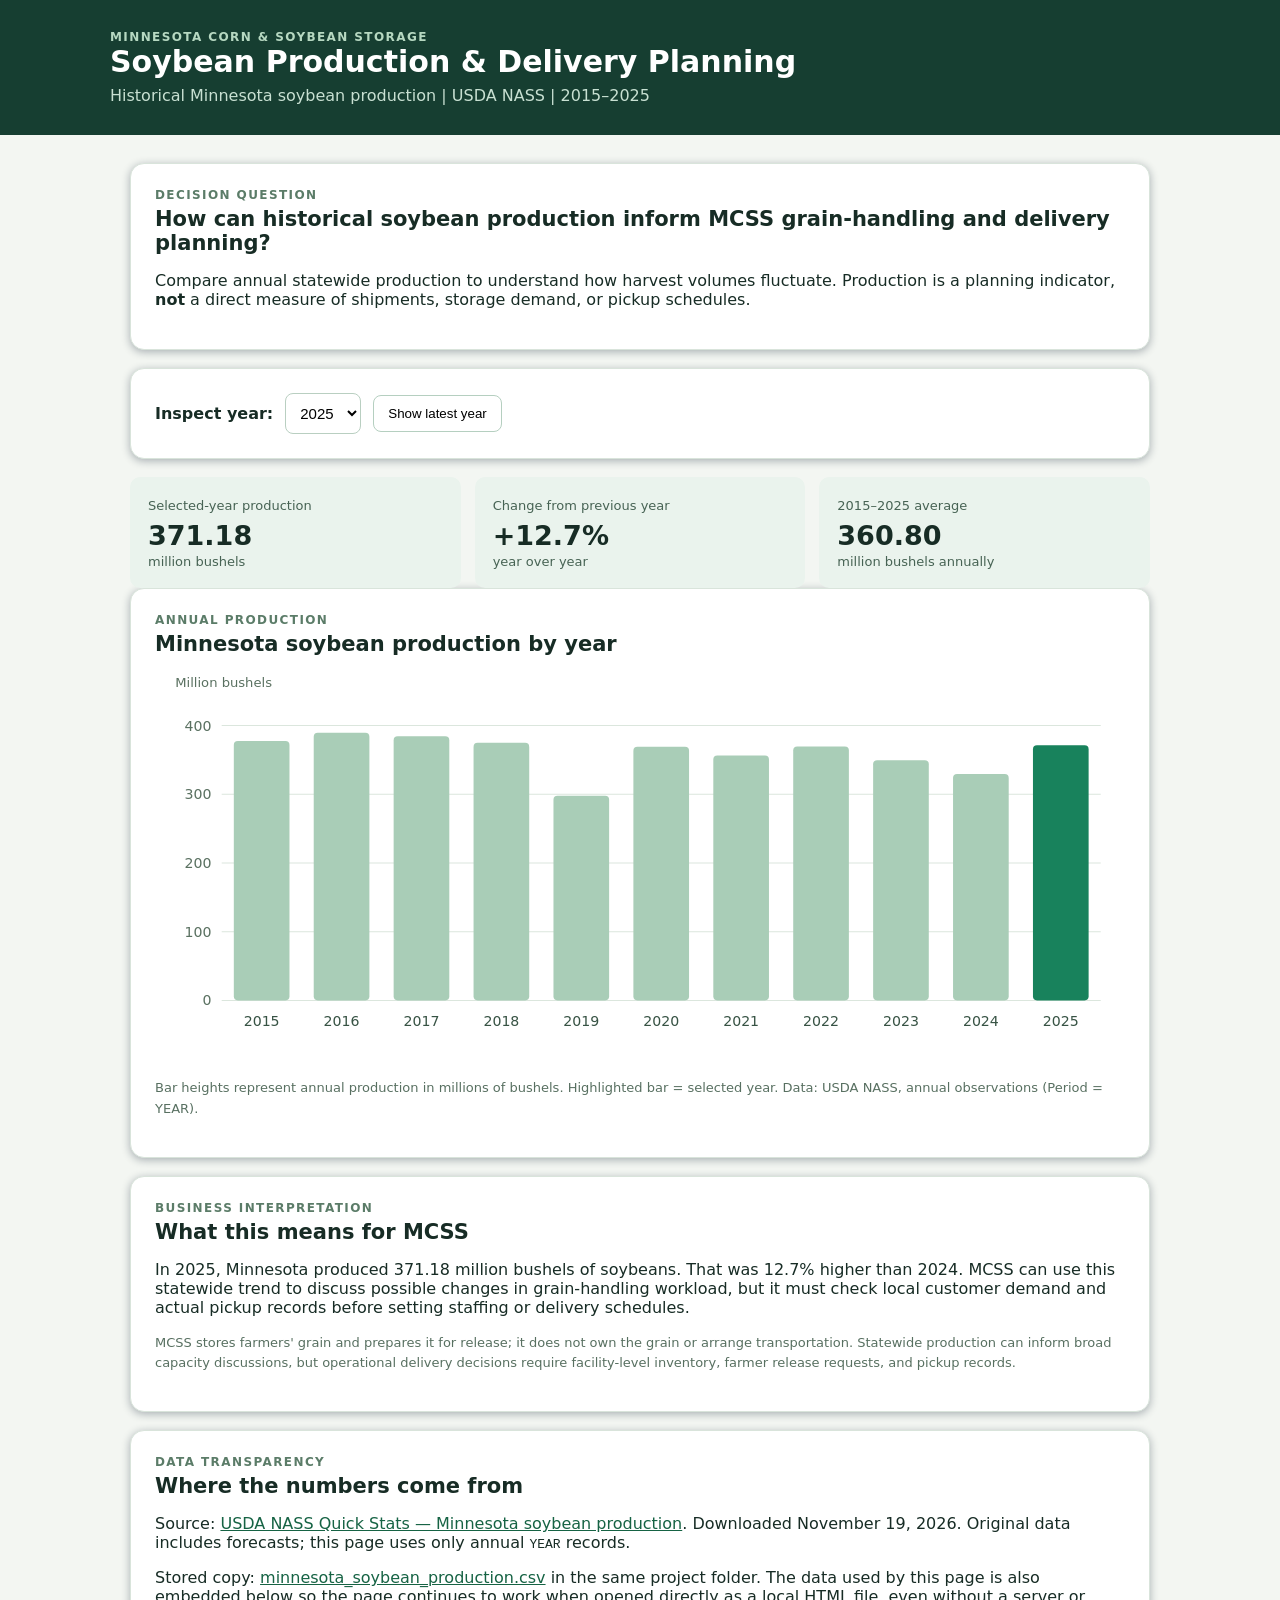
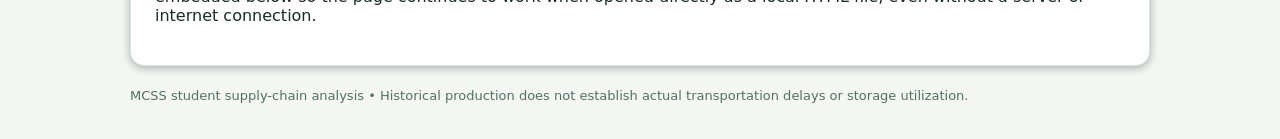
<file: students/jonathan.le/index.html.html>
<!doctype html>
<html lang="en">
<head>
<meta charset="utf-8"><meta name="viewport" content="width=device-width, initial-scale=1">
<title>MCSS | Soybean Production & Delivery Planning</title>
<style>
:root{font-family:system-ui,-apple-system,Segoe UI,sans-serif;color:#172c25;background:#f3f6f2}*{box-sizing:border-box}body{margin:0}header{background:#163e31;color:white;padding:30px max(22px,calc((100vw - 1060px)/2))}header p{color:#c8e0d2;margin:7px 0 0}main{max-width:1060px;margin:28px auto;padding:0 20px}.panel{background:white;border:1px solid #d9e4db;border-radius:14px;padding:24px;margin-bottom:18px;box-shadow:0 2px 8px #1235}.eyebrow{font-size:12px;text-transform:uppercase;letter-spacing:1.4px;color:#5b7c68;font-weight:700}h1{margin:0;font-size:30px}h2{margin:5px 0 15px;font-size:21px}.controls{display:flex;align-items:center;gap:12px;flex-wrap:wrap}select{border:1px solid #b9cfc1;border-radius:8px;padding:10px;font-size:15px;background:white}.metrics{display:grid;grid-template-columns:repeat(3,1fr);gap:14px}.metric{background:#eaf3ed;border-radius:10px;padding:18px}.metric strong{display:block;font-size:27px;margin-top:6px}.metric span{font-size:13px;color:#476354}.chart-wrap{overflow-x:auto}svg{display:block;width:100%;min-width:560px;height:auto}.note{font-size:13px;color:#587061;line-height:1.6}footer{margin:22px 0 36px;color:#557061;font-size:13px}a{color:#166344}button{border:1px solid #b5cfc0;background:white;padding:10px 14px;border-radius:8px;cursor:pointer}@media(max-width:650px){.metrics{grid-template-columns:1fr}h1{font-size:25px}}
</style>
</head>
<body>
<header><div class="eyebrow" style="color:#b6d8c1">Minnesota Corn & Soybean Storage</div><h1>Soybean Production & Delivery Planning</h1><p>Historical Minnesota soybean production | USDA NASS | 2015–2025</p></header>
<main>
<section class="panel"><div class="eyebrow">Decision question</div><h2>How can historical soybean production inform MCSS grain-handling and delivery planning?</h2><p>Compare annual statewide production to understand how harvest volumes fluctuate. Production is a planning indicator, <strong>not</strong> a direct measure of shipments, storage demand, or pickup schedules.</p></section>
<section class="panel"><div class="controls"><label for="year"><strong>Inspect year:</strong></label><select id="year" aria-label="Choose production year"></select><button id="all">Show latest year</button></div></section>
<section class="metrics" aria-live="polite"><div class="metric"><span>Selected-year production</span><strong id="selected">—</strong><span>million bushels</span></div><div class="metric"><span>Change from previous year</span><strong id="change">—</strong><span>year over year</span></div><div class="metric"><span>2015–2025 average</span><strong id="average">—</strong><span>million bushels annually</span></div></section>
<section class="panel"><div class="eyebrow">Annual production</div><h2>Minnesota soybean production by year</h2><div class="chart-wrap"><svg id="chart" viewBox="0 0 960 390" role="img" aria-label="Bar chart of annual Minnesota soybean production from 2015 to 2025"></svg></div><p class="note">Bar heights represent annual production in millions of bushels. Highlighted bar = selected year. Data: USDA NASS, annual observations (Period = YEAR).</p></section>
<section class="panel"><div class="eyebrow">Business interpretation</div><h2>What this means for MCSS</h2><p id="insight"></p><p class="note">MCSS stores farmers' grain and prepares it for release; it does not own the grain or arrange transportation. Statewide production can inform broad capacity discussions, but operational delivery decisions require facility-level inventory, farmer release requests, and pickup records.</p></section>
<section class="panel"><div class="eyebrow">Data transparency</div><h2>Where the numbers come from</h2><p>Source: <a href="https://quickstats.nass.usda.gov/results/B71D223A-77F9-3919-84E2-D624D3E2FF9A" target="_blank" rel="noopener">USDA NASS Quick Stats — Minnesota soybean production</a>. Downloaded November 19, 2026. Original data includes forecasts; this page uses only annual <code>YEAR</code> records.</p><p>Stored copy: <a href="minnesota_soybean_production.csv" download>minnesota_soybean_production.csv</a> in the same project folder. The data used by this page is also embedded below so the page continues to work when opened directly as a local HTML file, even without a server or internet connection.</p></section>
<footer>MCSS student supply-chain analysis • Historical production does not establish actual transportation delays or storage utilization.</footer>
</main>
<script>
// ME: The source is USDA NASS. These annual figures were copied from our cleaned, saved CSV; the original CSV is also included in this folder.
const production = [
  {year:2015,bushels:377500000},{year:2016,bushels:389480000},{year:2017,bushels:384275000},
  {year:2018,bushels:374850000},{year:2019,bushels:297880000},{year:2020,bushels:369000000},
  {year:2021,bushels:356260000},{year:2022,bushels:369500000},{year:2023,bushels:349440000},
  {year:2024,bushels:329400000},{year:2025,bushels:371175000}
];
// ME: While the page runs, the production array above holds the saved data in the browser's memory; it does not fetch new numbers from the internet.
const select=document.getElementById('year');production.forEach(d=>{const o=document.createElement('option');o.value=d.year;o.textContent=d.year;select.append(o)});
const svg=document.getElementById('chart');const NS='http://www.w3.org/2000/svg';function add(tag,attrs,text){const e=document.createElementNS(NS,tag);Object.entries(attrs).forEach(([k,v])=>e.setAttribute(k,v));if(text!==undefined)e.textContent=text;svg.append(e);return e}
// ME: This function changes the selected year, calculates the year-over-year difference, and redraws the bar chart from the stored production array.
function render(){const year=Number(select.value),i=production.findIndex(d=>d.year===year),d=production[i],prev=production[i-1],million=d.bushels/1e6,avg=production.reduce((s,r)=>s+r.bushels,0)/production.length/1e6;
document.getElementById('selected').textContent=million.toFixed(2);document.getElementById('average').textContent=avg.toFixed(2);let change=null;if(prev){change=(d.bushels-prev.bushels)/prev.bushels*100;document.getElementById('change').textContent=(change>=0?'+':'')+change.toFixed(1)+'%'}else document.getElementById('change').textContent='N/A';
svg.replaceChildren();const left=66,top=20,bottom=326,right=936,max=450;for(let t=0;t<=400;t+=100){const y=bottom-(t/max)*(bottom-top);add('line',{x1:left,y1:y,x2:right,y2:y,stroke:'#dbe6dd','stroke-width':1});add('text',{x:56,y:y+5,'text-anchor':'end','font-size':14,fill:'#5a7161'},String(t))}add('text',{x:20,y:16,'font-size':13,fill:'#5a7161'},'Million bushels');const step=(right-left)/production.length;production.forEach((r,j)=>{const h=(r.bushels/1e6/max)*(bottom-top),x=left+j*step+12;add('rect',{x,y:bottom-h,width:step-24,height:h,rx:4,fill:r.year===year?'#18825c':'#a9cdb7'});add('text',{x:x+(step-24)/2,y:bottom+25,'text-anchor':'middle','font-size':14,fill:'#375344'},String(r.year))});
let sentence=`In ${year}, Minnesota produced ${million.toFixed(2)} million bushels of soybeans.`;if(change!==null)sentence+=` That was ${Math.abs(change).toFixed(1)}% ${change>=0?'higher':'lower'} than ${year-1}.`;sentence+=' MCSS can use this statewide trend to discuss possible changes in grain-handling workload, but it must check local customer demand and actual pickup records before setting staffing or delivery schedules.';document.getElementById('insight').textContent=sentence}
select.value='2025';select.addEventListener('change',render);document.getElementById('all').addEventListener('click',()=>{select.value='2025';render()});render();
</script>
</body></html>
</file>
<file: style.css>
:root {
  --fg: #09090b;
  --muted: #71717a;
  --line: #e4e4e7;
  --bg: #fff;
  --soft: #f4f4f5;
  --bad: #dc2626;
}
* {
  box-sizing: border-box;
}
body {
  margin: 0;
  background: var(--bg);
  color: var(--fg);
  font:
    14px/1.6 system-ui,
    sans-serif;
}
.wrap {
  max-width: 720px;
  margin: 0 auto;
  padding: 0 24px;
}
header {
  padding: 32px 0 8px;
}
.eyebrow {
  margin: 0 0 6px;
  color: var(--muted);
  font-size: 12px;
  font-weight: 600;
  letter-spacing: 0.06em;
  text-transform: uppercase;
}
h1 {
  margin: 8px 0 12px;
  font-size: 30px;
  line-height: 1.2;
  letter-spacing: -0.04em;
  color: var(--fg);
}
.tagline {
  margin: 0 0 12px;
  font-size: 16px;
  line-height: 1.6;
  color: var(--muted);
}
section {
  margin: 32px 0 0;
}
h2 {
  margin: 0 0 12px;
  font-size: 18px;
  letter-spacing: -0.02em;
  color: var(--fg);
}
p {
  margin: 0 0 12px;
}
.cards {
  display: grid;
  gap: 12px;
  grid-template-columns: repeat(auto-fill, minmax(220px, 1fr));
}
.card {
  padding: 16px;
  border: 1px solid var(--line);
  border-radius: 8px;
  background: var(--bg);
}
.card h3 {
  margin: 0 0 6px;
  font-size: 14px;
}
.card p {
  margin: 0;
}
.card .eyebrow {
  margin-bottom: 4px;
}
dl {
  display: grid;
  grid-template-columns: auto 1fr;
  gap: 2px 10px;
  margin: 10px 0 0;
  font-size: 13px;
}
dt {
  color: var(--muted);
}
dd {
  margin: 0;
}
.members {
  list-style: none;
  padding: 0;
  margin: 0;
}
.members li {
  padding: 8px 0;
  border-top: 1px solid var(--line);
}
.members li:first-child {
  border-top: 0;
}
.links {
  margin-top: 16px;
}
a {
  color: inherit;
  text-underline-offset: 3px;
}
.button {
  display: inline-block;
  border: 1px solid var(--line);
  background: var(--bg);
  color: var(--fg);
  padding: 6px 10px;
  border-radius: 6px;
}
.button:hover {
  background: var(--soft);
}
.hidden {
  display: none;
}
.muted,
.small {
  color: var(--muted);
}
.small {
  font-size: 12px;
  padding-bottom: 32px;
  margin-top: 32px;
}
.err {
  color: var(--bad);
}
code {
  font-size: 12px;
}
@media (max-width: 520px) {
  .wrap {
    padding: 0 16px;
  }
  h1 {
    font-size: 25px;
  }
}
</file>
